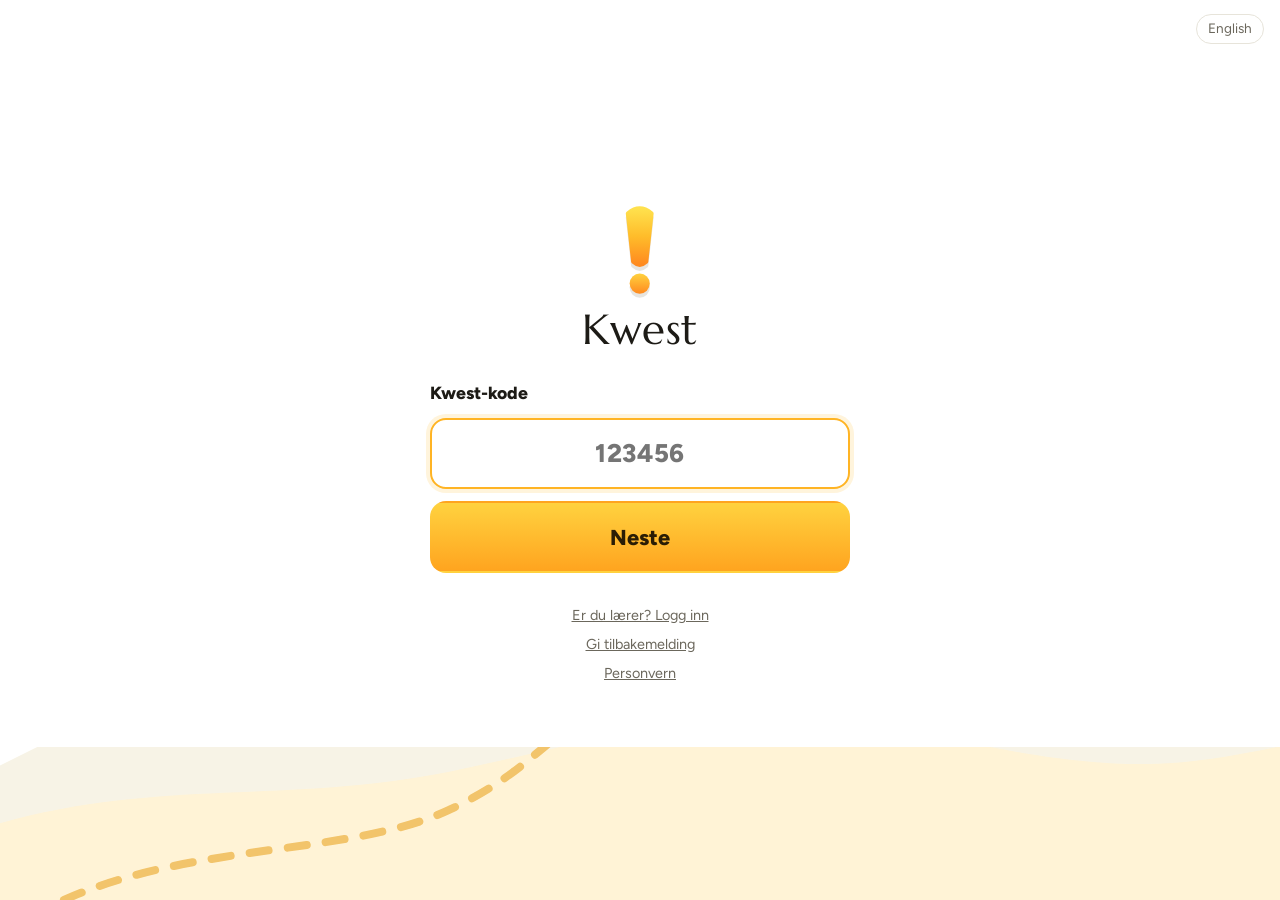
<file: index.html>
<!doctype html>
<html lang="nb">
<head>
  <meta charset="utf-8">
  <meta name="viewport" content="width=device-width, initial-scale=1, viewport-fit=cover">
  <meta name="theme-color" content="#FFC400">
  <title>Kwest – bli med</title>
  <link rel="stylesheet" href="css/style.css">
</head>
<body class="page-player">
  <div id="app"></div>
  <noscript>Kwest trenger JavaScript.</noscript>
  <script src="js/vendor/supabase.js"></script>
  <script type="module" src="js/player.js"></script>
</body>
</html>
</file>
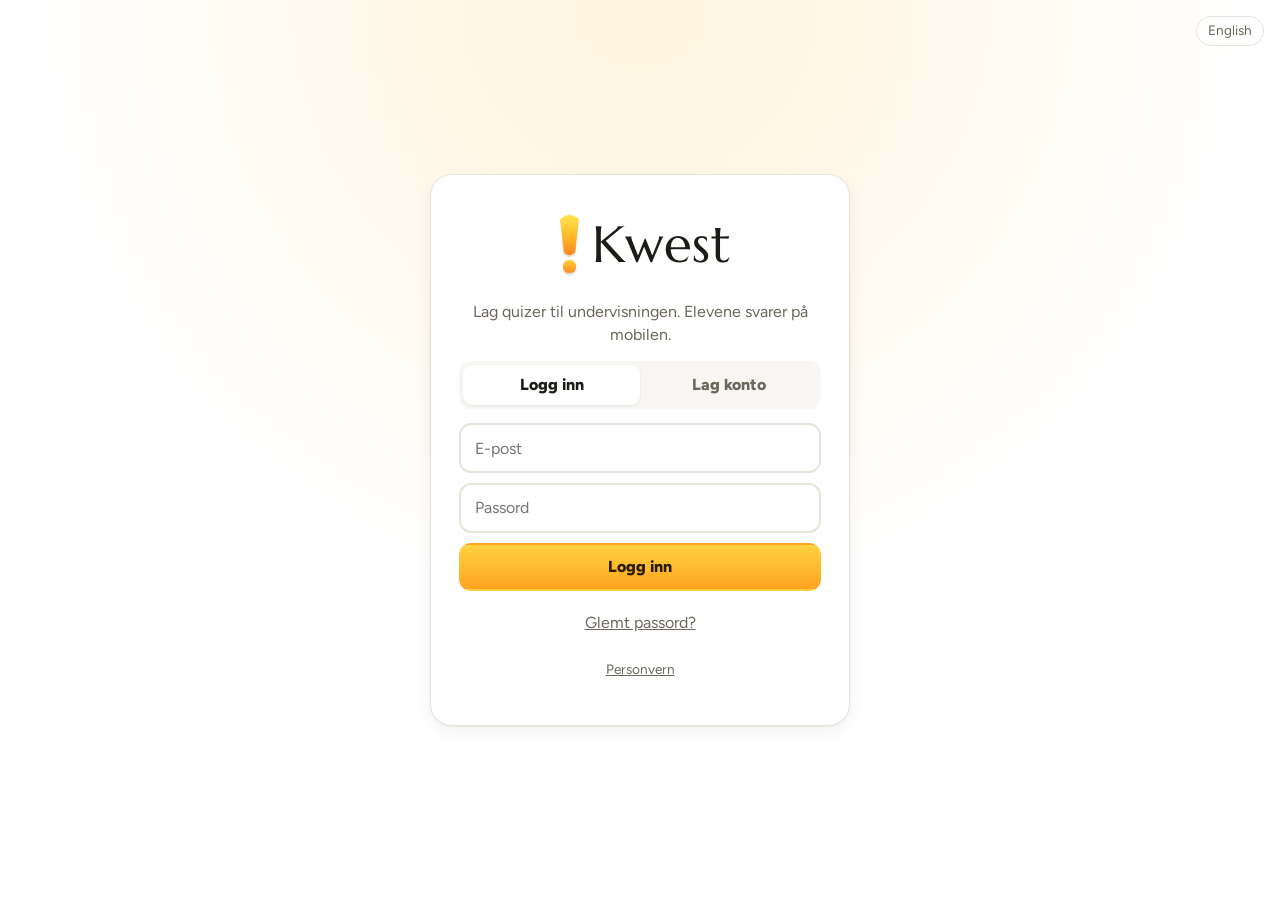
<file: host.html>
<!doctype html>
<html lang="nb">
<head>
  <meta charset="utf-8">
  <meta name="viewport" content="width=device-width, initial-scale=1, viewport-fit=cover">
  <meta name="theme-color" content="#FFC400">
  <title>Kwest – spill</title>
  <link rel="stylesheet" href="css/style.css">
</head>
<body class="page-host">
  <div id="app"></div>
  <noscript>Kwest trenger JavaScript.</noscript>
  <script src="js/vendor/supabase.js"></script>
  <script src="js/vendor/qrcode.js"></script>
  <script type="module" src="js/host.js"></script>
</body>
</html>
</file>
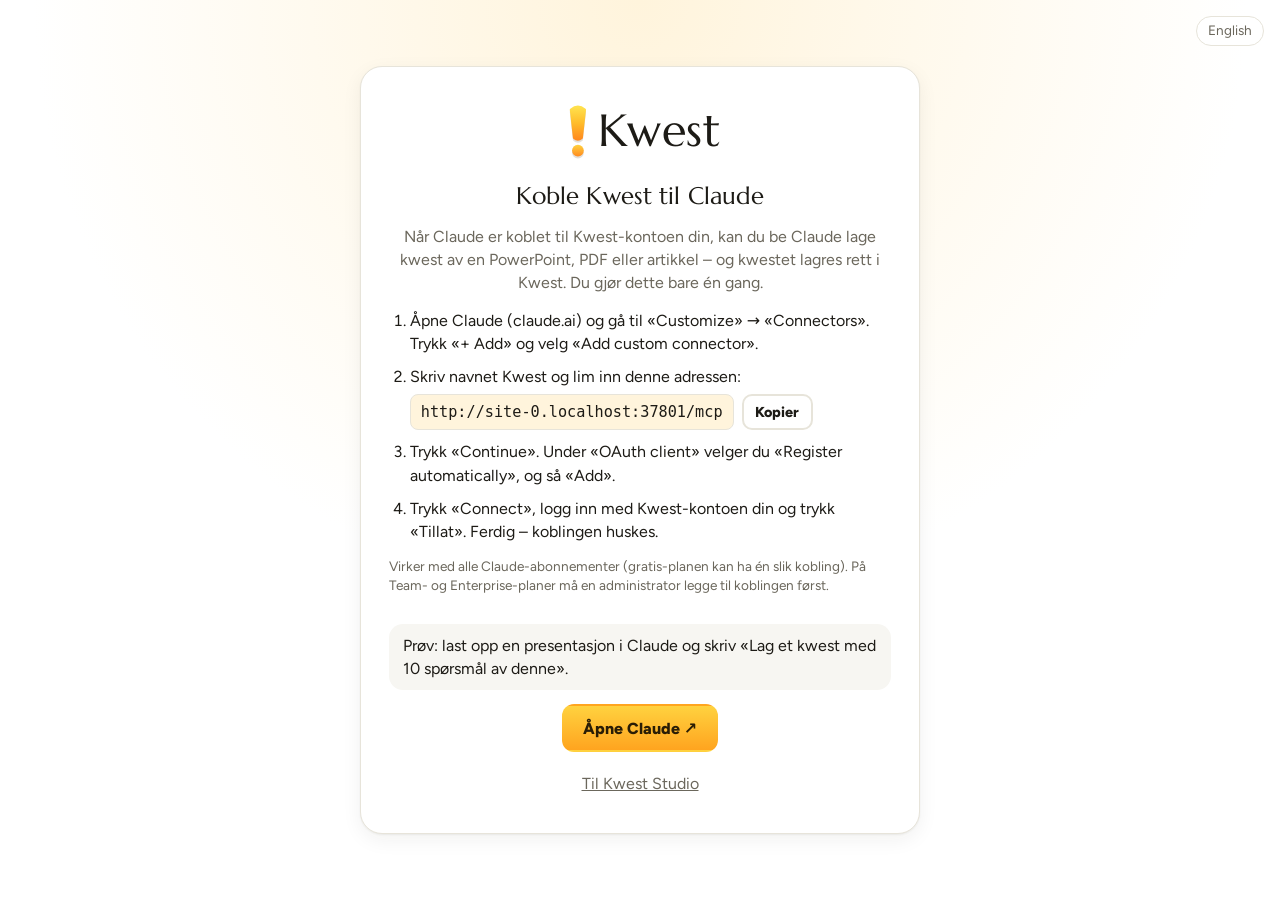
<file: koble.html>
<!doctype html>
<html lang="nb">
<head>
  <meta charset="utf-8">
  <meta name="viewport" content="width=device-width, initial-scale=1, viewport-fit=cover">
  <meta name="theme-color" content="#FFC400">
  <title>Koble Kwest til Claude</title>
  <link rel="stylesheet" href="/css/style.css">
</head>
<body class="page-teacher" data-page="koble">
  <div id="app"></div>
  <noscript>Kwest trenger JavaScript.</noscript>
  <script src="/js/vendor/supabase.js"></script>
  <script type="module" src="/js/connect.js"></script>
</body>
</html>
</file>
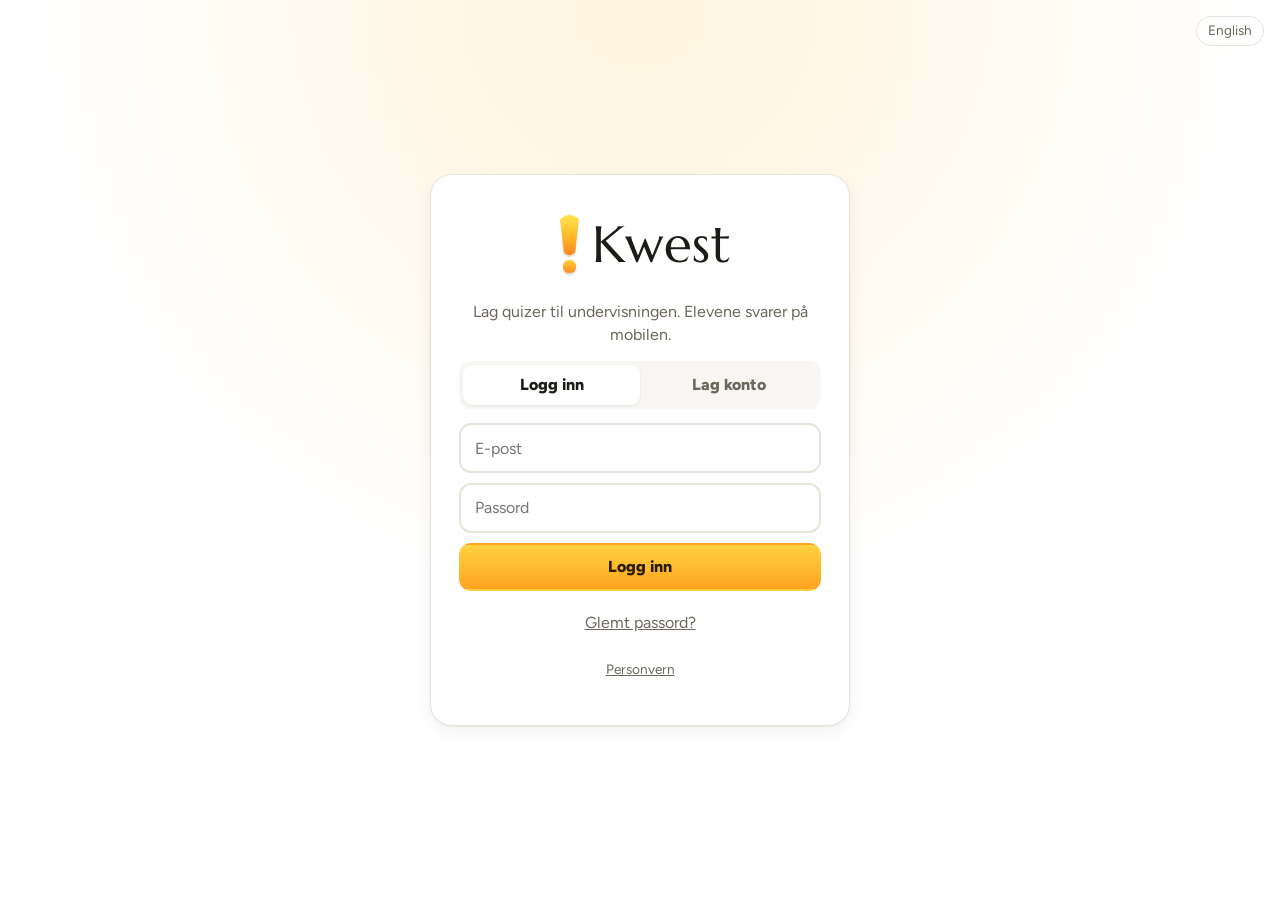
<file: laerer.html>
<!doctype html>
<html lang="nb">
<head>
  <meta charset="utf-8">
  <title>Kwest Studio</title>
  <meta http-equiv="refresh" content="0; url=studio.html">
  <!-- Gammel adresse: sender videre til Kwest Studio (og tar med eventuell innloggingslenke). -->
  <script>location.replace('studio.html' + location.search + location.hash);</script>
</head>
<body><a href="studio.html">Kwest Studio</a></body>
</html>
</file>
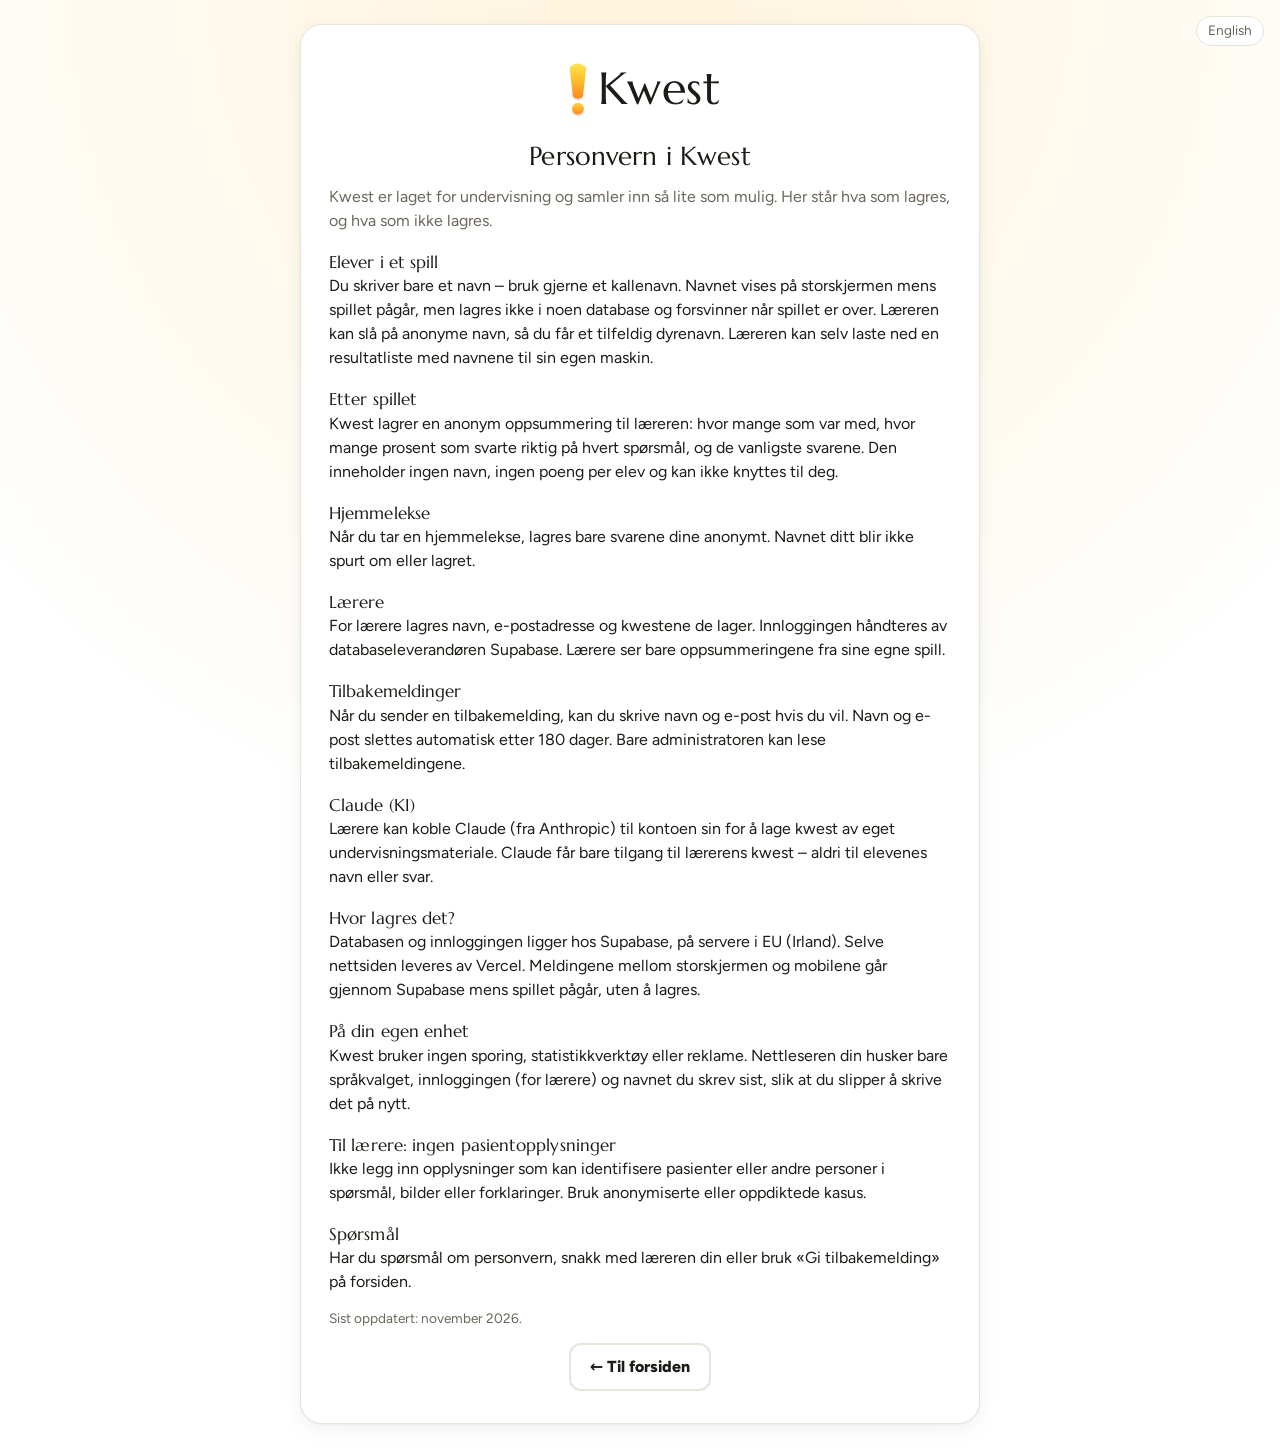
<file: personvern.html>
<!doctype html>
<html lang="nb">
<head>
  <meta charset="utf-8">
  <meta name="viewport" content="width=device-width, initial-scale=1, viewport-fit=cover">
  <meta name="theme-color" content="#FFC400">
  <title>Personvern i Kwest</title>
  <link rel="stylesheet" href="/css/style.css">
</head>
<body class="page-teacher" data-page="personvern">
  <div id="app"></div>
  <noscript>Kwest trenger JavaScript.</noscript>
  <script type="module" src="/js/privacy.js"></script>
</body>
</html>
</file>
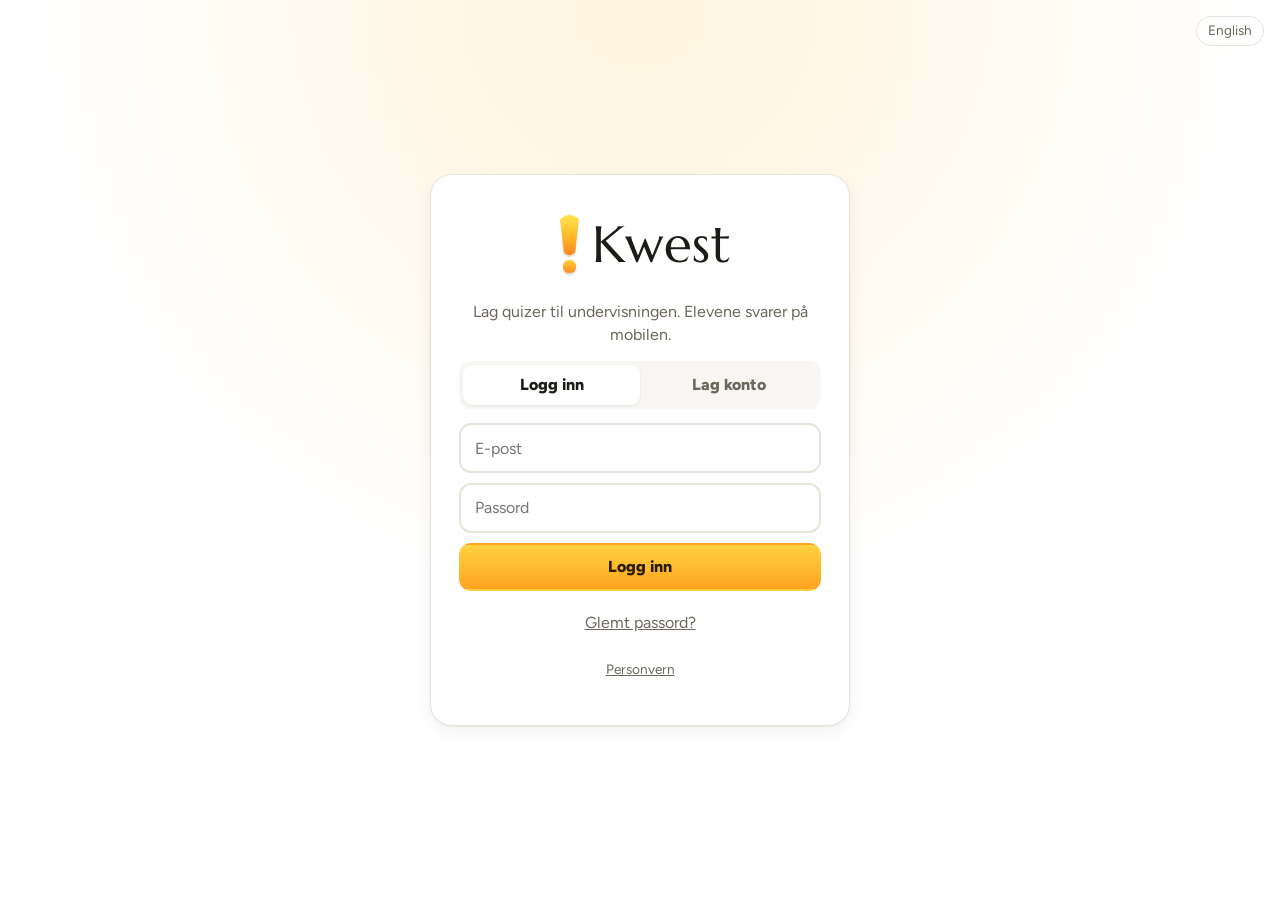
<file: studio.html>
<!doctype html>
<html lang="nb">
<head>
  <meta charset="utf-8">
  <meta name="viewport" content="width=device-width, initial-scale=1, viewport-fit=cover">
  <meta name="theme-color" content="#FFC400">
  <title>Kwest Studio</title>
  <link rel="stylesheet" href="css/style.css">
</head>
<body class="page-teacher">
  <div id="app"></div>
  <noscript>Kwest trenger JavaScript.</noscript>
  <script src="js/vendor/supabase.js"></script>
  <script src="js/vendor/qrcode.js"></script>
  <script type="module" src="js/teacher.js"></script>
</body>
</html>
</file>
<file: css/style.css>
/* Kwest – rent og hvitt, med varmt gult og et subtilt eventyrpreg. */
/* Skrifter (SIL Open Font License): Marcellus (navn og overskrifter) og Figtree (resten). */
@font-face { font-family: "Marcellus"; font-style: normal; font-weight: 400; font-display: swap; src: url("../fonts/marcellus-latin-400-normal.woff2") format("woff2"); }
@font-face { font-family: "Figtree"; font-style: normal; font-weight: 400; font-display: swap; src: url("../fonts/figtree-latin-400-normal.woff2") format("woff2"); }
@font-face { font-family: "Figtree"; font-style: normal; font-weight: 500; font-display: swap; src: url("../fonts/figtree-latin-500-normal.woff2") format("woff2"); }
@font-face { font-family: "Figtree"; font-style: normal; font-weight: 600; font-display: swap; src: url("../fonts/figtree-latin-600-normal.woff2") format("woff2"); }
@font-face { font-family: "Figtree"; font-style: normal; font-weight: 700; font-display: swap; src: url("../fonts/figtree-latin-700-normal.woff2") format("woff2"); }
@font-face { font-family: "Figtree"; font-style: normal; font-weight: 700; font-display: swap; src: url("../fonts/figtree-latin-800-normal.woff2") format("woff2"); }
:root {
  --bg: #ffffff;
  --soft: #F7F6F2;
  --line: #E7E4DA;
  --ink: #1D1B16;
  --muted: #6B675C;
  --gold: #FFB424;
  --gold-2: #F08A14;
  --gold-hi: #FFD23F;
  --gold-soft: #FFF4DC;
  --brown: #2A1D05;
  --ok: #1E8B3A;
  --bad: #D62839;
  --radius: 14px;
  --shadow: 0 1px 2px rgba(29, 27, 22, .06), 0 6px 20px rgba(29, 27, 22, .06);
  --font: "Figtree", system-ui, -apple-system, "Segoe UI", Roboto, sans-serif;
  --serif: "Marcellus", Georgia, "Times New Roman", serif;
  --display: "Marcellus", Georgia, "Times New Roman", serif;
  color-scheme: light;
}

* { box-sizing: border-box; }
html, body { margin: 0; min-height: 100%; }
body { background: var(--bg); color: var(--ink); font-family: var(--font); font-size: 16px; line-height: 1.45; -webkit-font-smoothing: antialiased; }
h1, h2 { font-family: var(--display); font-weight: 400; letter-spacing: .005em; line-height: 1.15; margin: 0 0 .5em; }
h3 { font-family: var(--font); font-weight: 700; line-height: 1.2; margin: 0 0 .5em; }
h1 { font-size: 1.7rem; }
body { font-variant-numeric: lining-nums; font-synthesis: none; }
a { color: inherit; }
button, input, select, textarea { font: inherit; color: inherit; }
img { max-width: 100%; }
.hidden { display: none !important; }
.spacer { flex: 1; }
.muted { color: var(--muted); }
.small-text { font-size: .85rem; }
.center-text { text-align: center; }
.danger-text { color: var(--bad) !important; }
.stack { display: flex; flex-direction: column; gap: 12px; }
.row { display: flex; gap: 12px; align-items: flex-end; }
.row.wrap { flex-wrap: wrap; }
.grow { flex: 1; }

/* ---------- Logo ---------- */
.wordmark { display: inline-flex; align-items: center; gap: .15em; text-decoration: none; }
.wordmark .mark { flex: none; filter: drop-shadow(0 2px 0 rgba(59, 42, 0, .15)); }
.wordmark-text { font-family: var(--display); font-weight: 400; letter-spacing: .01em; color: var(--ink); }
.brand { text-decoration: none; }

/* ---------- Knapper og skjema ---------- */
.btn {
  display: inline-flex; align-items: center; justify-content: center; gap: .4em;
  padding: .65em 1.15em; border-radius: 12px; border: 2px solid var(--line); background: #fff;
  font-weight: 700; cursor: pointer; text-decoration: none; white-space: nowrap;
  transition: transform .08s ease, background .15s ease, box-shadow .15s ease;
}
.btn:hover { background: var(--soft); }
.btn:active { transform: translateY(1px); }
.btn:disabled { opacity: .45; cursor: not-allowed; }
.btn.primary { background: linear-gradient(180deg, var(--gold-hi), #FFA41F); border-color: transparent; color: var(--brown); box-shadow: none; }
.btn.primary:hover { filter: brightness(1.04) saturate(1.05); }
.btn.primary:active { transform: translateY(1px); filter: brightness(.97); }
.btn.danger { background: var(--bad); border-color: var(--bad); color: #fff; }
.btn.ghost { background: transparent; }
.btn.ghost:hover { background: var(--soft); }
.btn.small { padding: .4em .8em; font-size: .9rem; border-radius: 10px; }
.btn.big { font-size: 1.25rem; padding: .7em 1.6em; }
.btn.huge { font-size: 1.35rem; padding: .85em 1.2em; width: 100%; border-radius: 16px; }
.btn.wide { width: 100%; }
.icon-btn { border: 0; background: transparent; width: 38px; height: 38px; border-radius: 10px; cursor: pointer; font-size: 1.1rem; }
.icon-btn:hover:not(:disabled) { background: var(--soft); }
.icon-btn:disabled { opacity: .3; cursor: default; }
.link { border: 0; background: none; color: var(--muted); text-decoration: underline; cursor: pointer; padding: 6px; }
.lang-btn { border: 1px solid var(--line); background: #fff; border-radius: 999px; padding: .3em .8em; font-size: .85rem; cursor: pointer; color: var(--muted); }
.lang-btn:hover { color: var(--ink); }

input[type=text], input[type=url], input[type=email], input[type=password], input[type=search], input[type=number], input:not([type]), textarea, select {
  width: 100%; padding: .7em .85em; border: 2px solid var(--line); border-radius: 12px; background: #fff; outline: none;
  transition: border-color .15s ease, box-shadow .15s ease;
}
input:focus, textarea:focus, select:focus { border-color: var(--gold); box-shadow: 0 0 0 4px var(--gold-soft); }
textarea { resize: vertical; }
select { cursor: pointer; }
.field { display: flex; flex-direction: column; gap: 4px; font-size: .85rem; color: var(--muted); font-weight: 600; }
.field select, .field input, .field textarea { color: var(--ink); font-size: 1rem; font-weight: 400; }
.check { display: flex; align-items: center; gap: 10px; cursor: pointer; }
.check input { width: 20px; height: 20px; accent-color: var(--gold-2); }
.num-input { width: 120px !important; }
.form-error { color: var(--bad); min-height: 1.2em; margin: 4px 0; font-weight: 600; }
.form-error:empty, .form-info:empty { display: none; }
.form-info { color: var(--ok); font-weight: 600; }
.code-input { font-family: ui-monospace, Menlo, Consolas, monospace; font-size: .85rem; }

/* ---------- Varsler og dialog ---------- */
.toasts { position: fixed; bottom: 24px; left: 50%; transform: translateX(-50%); display: flex; flex-direction: column; gap: 8px; z-index: 100; pointer-events: none; }
.toast { background: var(--ink); color: #fff; padding: .7em 1.2em; border-radius: 12px; box-shadow: var(--shadow); font-weight: 600; transition: opacity .4s; text-align: center; }
.toast.ok { background: var(--ok); }
.toast.bad { background: var(--bad); }
.toast.out { opacity: 0; }
.modal-wrap { position: fixed; inset: 0; background: rgba(29, 27, 22, .35); display: grid; place-items: center; z-index: 50; padding: 16px; animation: fade .15s ease; }
.modal { background: #fff; border-radius: 18px; width: min(640px, 100%); max-height: 90vh; overflow: auto; box-shadow: 0 20px 60px rgba(0, 0, 0, .2); }
.modal-head { display: flex; align-items: center; justify-content: space-between; padding: 18px 20px 0; }
.modal-head h2 { margin: 0; font-size: 1.3rem; }
.modal-body { padding: 16px 20px; }
.modal-body p { margin: 0; }
.modal-actions { display: flex; justify-content: flex-end; gap: 10px; padding: 0 20px 20px; }
@keyframes fade { from { opacity: 0; } }

.spinner { width: 42px; height: 42px; border-radius: 50%; border: 5px solid var(--gold-soft); border-top-color: var(--gold); animation: spin .8s linear infinite; margin: 40px auto; }
.spinner.small { width: 18px; height: 18px; border-width: 3px; margin: 0 8px 0 0; display: inline-block; vertical-align: middle; }
@keyframes spin { to { transform: rotate(360deg); } }

.demo-banner { position: fixed; bottom: 0; left: 0; right: 0; background: var(--gold-soft); color: var(--brown); font-size: .8rem; padding: 6px 12px; text-align: center; border-top: 1px solid #E8D9B0; z-index: 40; }
.is-demo { padding-bottom: 30px; }

/* =========================================================
   ELEV (mobil)
   ========================================================= */
.page-player { background: #fff; touch-action: manipulation; }
.page-player #app { min-height: 100dvh; display: flex; flex-direction: column; }
.ptop { display: flex; justify-content: space-between; align-items: center; padding: 14px 16px; }
.pbar { display: flex; align-items: center; gap: 10px; padding: 10px 16px; border-bottom: 1px solid var(--line); background: #fff; font-weight: 700; }
.pbar-name { flex: 1; overflow: hidden; text-overflow: ellipsis; white-space: nowrap; }
.pbar-score { display: inline-flex; align-items: center; gap: 5px; background: var(--gold-soft); color: var(--brown); border-radius: 999px; padding: .2em .8em; font-size: .9rem; font-variant-numeric: tabular-nums; white-space: nowrap; }
.pbar-lost { color: var(--bad); font-size: .75rem; font-weight: 600; }
.pmain { flex: 1; display: flex; flex-direction: column; padding: 16px; }
.pmain.center { justify-content: center; align-items: center; text-align: center; }
.join-card { width: min(420px, 100%); display: flex; flex-direction: column; gap: 14px; align-items: stretch; margin-bottom: 8vh; }
.join-form { display: flex; flex-direction: column; gap: 12px; }
.join-label { font-weight: 700; font-size: 1.1rem; text-align: left; }
.big-input { font-size: 1.6rem !important; text-align: center; font-weight: 700; padding: .6em !important; border-radius: 16px !important; letter-spacing: .02em; }
.pin-chip { align-self: center; border: 0; background: var(--gold-soft); color: var(--brown); padding: .45em 1em; border-radius: 999px; font-weight: 700; cursor: pointer; }
.hero { display: flex; flex-direction: column; align-items: center; gap: 2px; margin-bottom: 6px; }
.hero .mark { filter: drop-shadow(0 4px 0 rgba(59, 42, 0, .12)); animation: bob 3s ease-in-out infinite; }
.hero-name { font-family: var(--display); font-size: 2.6rem; font-weight: 400; letter-spacing: .01em; }
.landscape { position: fixed; left: 0; right: 0; bottom: 0; height: 17vh; max-height: 170px; z-index: 0; pointer-events: none; }
.landscape svg { display: block; }
.ptop, .pmain { position: relative; z-index: 1; }
.banner { position: relative; background: linear-gradient(180deg, var(--gold-hi), #FFA41F); color: var(--brown); font-family: var(--display); font-weight: 400; font-size: 1.5rem; padding: .35em 1.6em; margin: 4px 0 8px; clip-path: polygon(0 0, 100% 0, 94% 50%, 100% 100%, 0 100%, 6% 50%); max-width: 100%; overflow: hidden; text-overflow: ellipsis; white-space: nowrap; }
.teacher-link { color: var(--muted); font-size: .9rem; margin-top: 18px; }
/* Kwests eget bånd (samme form som navnebåndet) – brukes til «Etappe 3 av 9», «Riktig!» o.l. */
.ribbon { display: inline-block; align-self: flex-start; background: linear-gradient(180deg, var(--gold-hi), #FFA41F); color: var(--brown); font-family: var(--display); font-weight: 400; font-size: 1.15rem; line-height: 1.3; padding: .2em 1.5em; clip-path: polygon(0 0, 100% 0, 94% 50%, 100% 100%, 0 100%, 6% 50%); white-space: nowrap; }
.ribbon.slate { background: linear-gradient(180deg, #6F7C92, #4D5A70); color: #fff; }
.pmsg { display: flex; flex-direction: column; align-items: center; gap: 6px; max-width: 420px; }
.pmsg h1 { font-size: 2rem; margin: 10px 0 0; }
.pmsg p { color: var(--muted); font-size: 1.1rem; margin: 0 0 12px; }
.big-mark { margin-bottom: 8px; }
.pulse .mark, .big-mark.pulse { animation: pulse 1s ease-in-out infinite; }
@keyframes pulse { 50% { transform: scale(1.08); } }
.lobby-hiker { margin-bottom: 4px; }
.lobby-hiker .hiker { display: block; filter: drop-shadow(0 6px 4px rgba(40, 60, 30, .18)); animation: bob 2.4s ease-in-out infinite; }
@keyframes bob { 50% { transform: translateY(-8px); } }

.pmain.answering { padding: 10px; }
.answer-wrap { flex: 1; display: flex; flex-direction: column; gap: 10px; }
.pq-head { display: flex; justify-content: space-between; align-items: center; color: var(--muted); font-weight: 700; padding: 0 4px; }
.ptime { background: var(--gold); color: var(--brown); border-radius: 999px; min-width: 2.4em; text-align: center; padding: .1em .6em; font-weight: 700; }
.pgrid { flex: 1; display: grid; gap: 10px; grid-template-columns: 1fr 1fr; grid-auto-rows: 1fr; }
.pgrid.n2 { grid-template-columns: 1fr; }
.pbtn {
  position: relative; border: 3px solid color-mix(in srgb, var(--ce, var(--c)) 40%, #fff); border-radius: 18px; background: #fff; color: var(--ink); cursor: pointer;
  display: flex; flex-direction: column; align-items: center; justify-content: center; gap: 10px; padding: 12px; font-weight: 700;
  box-shadow: 0 3px 0 color-mix(in srgb, var(--ce, var(--c)) 28%, #fff); min-height: 0; overflow: hidden; overflow-wrap: break-word; hyphens: auto;
  transition: transform .08s ease, background .12s, color .12s; -webkit-tap-highlight-color: transparent;
}
.pbtn:active { transform: scale(.97); background: var(--c); color: var(--cf, #fff); }
.pbtn .shape { flex: none; width: 54px; height: 54px; padding: 11px; border-radius: 50%; background: var(--c); color: var(--cf, #fff); box-shadow: inset 0 0 0 2px var(--ce, var(--c)); }
.pbtn:active .shape { background: rgba(255, 255, 255, .22); }
.pbtn .shape svg { width: 100%; height: 100%; display: block; }
.pbtn-text { line-height: 1.15; padding: 0 6px; }
.pgrid.n2 .pbtn { flex-direction: row; gap: 16px; }
.order-num { position: absolute; top: 10px; left: 10px; font-size: 1.6rem; font-weight: 700; background: #fff; color: var(--ink); width: 44px; height: 44px; border-radius: 50%; display: grid; place-items: center; text-shadow: none; }
.order-wrap { flex: 1; display: flex; flex-direction: column; gap: 10px; }
.order-hint { margin: 0; text-align: center; font-weight: 700; }
.order-actions { display: flex; gap: 10px; }
.order-actions .btn { flex: 1; font-size: 1.15rem; padding: .8em; }
.ptext { flex: 1; display: flex; flex-direction: column; gap: 14px; justify-content: center; width: min(480px, 100%); margin: 0 auto; }
.slider-value { font-size: 3rem; font-weight: 700; text-align: center; }
.big-range { width: 100%; height: 44px; accent-color: var(--gold-2); }
.range-ends { display: flex; justify-content: space-between; color: var(--muted); font-weight: 700; margin-top: -8px; }

.pmain.full { padding: 0; }
.result { flex: 1; display: flex; flex-direction: column; align-items: center; justify-content: center; text-align: center; padding: 24px 18px; gap: 12px; background: #fff; color: var(--ink); animation: fade .25s ease; }
.result .ribbon { align-self: center; font-size: 2rem; padding: .2em 1.6em; }
.result-gain { font-size: 3.2rem; font-weight: 800; line-height: 1; font-variant-numeric: tabular-nums; }
.result-gain small { display: block; font-size: .8rem; font-weight: 700; color: var(--muted); letter-spacing: .08em; text-transform: uppercase; margin-top: 6px; }
.result-chips { display: flex; flex-wrap: wrap; justify-content: center; gap: 6px; }
.result-chips span { background: var(--soft); border-radius: 999px; padding: .25em .9em; font-weight: 700; }
.result-rank { color: var(--muted); font-size: 1.1rem; font-weight: 600; margin: 0; }
.result h1 { font-size: 2rem; margin: 0; }
.final .medal { font-size: 5rem; line-height: 1; }
.final-place { font-size: 1.4rem !important; color: var(--ink) !important; font-weight: 700; }

/* =========================================================
   STORSKJERM (vert)
   ========================================================= */
.page-host #app { min-height: 100vh; display: flex; flex-direction: column; }
.hbar { display: flex; align-items: center; gap: 14px; padding: 12px 24px; border-bottom: 1px solid var(--line); }
.hbar-pin { color: var(--muted); font-weight: 600; }
.hbar-pin b { color: var(--ink); font-size: 1.2em; letter-spacing: .04em; }
.hbar-count { font-weight: 700; }
.hmain { flex: 1; display: flex; flex-direction: column; padding: 24px 32px 28px; gap: 18px; min-height: 0; }
.is-demo .hmain { padding-bottom: 44px; }
.host-center { min-height: 100vh; display: flex; flex-direction: column; align-items: center; justify-content: center; gap: 16px; text-align: center; padding: 24px; font-size: 1.2rem; }

/* Ventesiden: turgåere ved foten av fjellet */
.trailhead { position: relative; width: min(100%, calc((100vh - 230px) * 16 / 7)); aspect-ratio: 16 / 7; margin: 0 auto; border-radius: 22px; overflow: hidden; box-shadow: 0 10px 40px rgba(60, 110, 160, .22); container-type: size; }
.trailhead .th-title { left: 37%; right: auto; max-width: 27%; text-align: left; top: 4%; font-size: clamp(1.3rem, 2.6vw, 2.3rem); }
/* Værbitt treskilt: pilskilt med koden øverst, QR-kode spikret på en plate under. Alle mål følger bildets størrelse. */
.th-sign { position: absolute; left: 2.5%; top: 4%; bottom: 9%; width: 32cqw; z-index: 600; }
.th-post { position: absolute; left: 10.5cqw; top: 2cqh; bottom: 0; width: 2.3cqw; border-radius: 4px 4px 2px 2px;
  background: repeating-linear-gradient(90deg, transparent 0 .45cqw, rgba(60, 35, 15, .16) .45cqw .55cqw), linear-gradient(90deg, #5E3E1F, #94693D 35%, #84592F 70%, #4F3418);
  box-shadow: inset 0 -1.5cqh 1cqh -1cqh rgba(40, 60, 20, .45), 4px 6px 10px rgba(40, 30, 10, .22); }
.th-post::after { content: ""; position: absolute; left: -1.5cqw; right: -1.5cqw; bottom: -1.2cqh; height: 2.4cqh; border-radius: 50%; background: rgba(40, 70, 30, .28); z-index: -1; }
.wood { position: absolute; inset: 0; width: 100%; height: 100%; overflow: visible; }
.th-arrow { position: relative; width: 32cqw; aspect-ratio: 400 / 180; rotate: -4deg; transform-origin: 35% 60%; filter: drop-shadow(3px 6px 6px rgba(40, 30, 10, .3)); }
.th-text { position: absolute; inset: 9% 20% 10% 10%; display: flex; flex-direction: column; justify-content: center; color: #3A250F; text-shadow: 0 1px 0 rgba(255, 236, 200, .45), 0 -1px 0 rgba(40, 20, 0, .35); }
.th-text small { font-weight: 800; font-size: 1.45cqw; letter-spacing: .12em; text-transform: uppercase; opacity: .85; }
.th-text strong { font-variant-numeric: lining-nums tabular-nums; font-size: 6.1cqw; font-weight: 800; letter-spacing: .03em; line-height: 1.02; white-space: nowrap; }
.th-text > span { font-size: 1.55cqw; font-weight: 600; white-space: nowrap; overflow: hidden; text-overflow: ellipsis; }
.th-arrow.test .th-text p { margin: .4cqh 0 0; font-size: 1.45cqw; line-height: 1.3; }
.th-qrboard { position: relative; margin: 2.2cqh 0 0 3.6cqw; width: 16cqw; aspect-ratio: 200 / 210; rotate: 2.5deg; filter: drop-shadow(3px 6px 6px rgba(40, 30, 10, .3)); }
.th-paper { position: absolute; inset: 15% 14% 13%; background: #FBF8EF; padding: 5%; rotate: -1.5deg; box-shadow: 0 2px 4px rgba(40, 25, 5, .35); }
.th-paper::before { content: ""; position: absolute; inset: -.5cqw; pointer-events: none;
  background: radial-gradient(circle, #8C2F1F 0 45%, transparent 52%) 0 0 / 1.3cqw 1.3cqw no-repeat, radial-gradient(circle, #8C2F1F 0 45%, transparent 52%) 100% 0 / 1.3cqw 1.3cqw no-repeat,
    radial-gradient(circle, #8C2F1F 0 45%, transparent 52%) 0 100% / 1.3cqw 1.3cqw no-repeat, radial-gradient(circle, #8C2F1F 0 45%, transparent 52%) 100% 100% / 1.3cqw 1.3cqw no-repeat; }
.th-paper svg { width: 100%; height: 100%; display: block; }
.th-waiting { position: absolute; left: 25%; right: 4%; top: 74%; text-align: center; margin: 0; color: var(--brown); font-weight: 700; font-size: clamp(1rem, 1.6vw, 1.4rem); }
.walker { position: absolute; transform: translate(-50%, -100%); display: flex; flex-direction: column; align-items: center; gap: 2px; border: 0; background: none; padding: 0; cursor: pointer; }
.walker .hiker { display: block; height: calc(var(--k) * 11cqh); width: auto; filter: drop-shadow(0 3px 2px rgba(40, 60, 30, .25)); }
.walker-name { background: rgba(255, 255, 255, .94); color: var(--ink); border-radius: 8px; padding: 0 .55em; font-weight: 700; font-size: max(11px, calc(var(--k) * 3cqh)); white-space: nowrap; box-shadow: 0 2px 6px rgba(30, 40, 60, .15); }
.walker:hover .walker-name, .walker:focus-visible .walker-name { color: var(--bad); text-decoration: line-through; }
.walker.new { animation: walk-in .8s ease-out both; }
@keyframes walk-in { from { opacity: 0; translate: -40px 0; } }
.lobby-players { display: flex; flex-direction: column; gap: 12px; }
.lobby-bar { display: flex; align-items: center; gap: 14px; flex-wrap: wrap; }
.lobby-count { font-size: 1.4rem; font-weight: 700; }
.team-legend { display: flex; flex-wrap: wrap; gap: 8px; }
.team-legend .team-badge { font-size: 1rem; }
@keyframes pop { from { transform: scale(.6); opacity: 0; } }
.waiting { color: var(--muted); font-size: 1.3rem; }

.qhead { display: flex; flex-direction: column; align-items: flex-start; gap: 8px; }
.qhead-text { font-family: var(--serif); font-size: clamp(1.6rem, 3vw, 2.6rem); margin: 0; }
.qhead-text.long { font-size: clamp(1.3rem, 2.2vw, 1.9rem); }
.qbody { flex: 1; display: grid; place-items: center; min-height: 0; }
.qimg { max-height: 40vh; max-width: 100%; border-radius: 16px; justify-self: center; object-fit: contain; box-shadow: var(--shadow); }
.qimg.small { max-height: 26vh; }
.qimg-empty { display: grid; place-items: center; }
.answer-on-phone { font-size: 5rem; color: var(--line); margin: 0; }
.slider-preview { display: flex; align-items: center; gap: 14px; width: min(900px, 100%); font-size: 1.6rem; font-weight: 700; }
.slider-line { flex: 1; height: 10px; border-radius: 999px; background: linear-gradient(90deg, var(--gold-soft), var(--gold)); }
/* Hvor mange som har svart */
.answered { display: flex; align-items: center; gap: 12px; flex-wrap: wrap; font-weight: 700; color: var(--muted); font-size: 1.15rem; }
.dots { display: flex; flex-wrap: wrap; gap: 5px; max-width: 60%; }
.dots i { width: 12px; height: 12px; border-radius: 50%; background: var(--line); transition: background .3s; }
.dots.many i { width: 8px; height: 8px; }
.dots i.on { background: #8E6B2E; }
/* Nedtelling: sola går ned over fjellryggen */
.sunset { --p: 1; position: relative; flex: none; height: clamp(64px, 10vh, 100px); border-radius: 14px; overflow: hidden; background: linear-gradient(180deg, #FFF4DC, #FFE0B0); }
.sunset::before { content: ""; position: absolute; inset: 0; background: linear-gradient(180deg, #5A2C6E, #C9485E 60%, #F98A3C); opacity: calc((1 - var(--p)) * .8); transition: opacity .3s linear; }
.sunset .ridge { position: absolute; left: 0; right: 0; bottom: 0; width: 100%; height: 58%; }
.sun { position: absolute; z-index: 1; height: 70%; aspect-ratio: 1; border-radius: 50%; display: grid; place-items: center; transform: translateX(-50%);
  left: calc(5% + (1 - var(--p)) * 86%); top: calc(6% + (1 - var(--p)) * 22%); transition: left .3s linear, top .3s linear;
  background: radial-gradient(circle at 40% 35%, #FFE58A, #FFB424); box-shadow: 0 0 28px rgba(255, 190, 70, .75); color: var(--brown); font-weight: 800; font-size: clamp(1.2rem, 3vh, 1.9rem); font-variant-numeric: tabular-nums; }
/* Svarkortene på storskjermen */
.tiles { display: grid; grid-template-columns: 1fr 1fr; gap: 14px; }
.tile {
  --p: 0%; position: relative; display: flex; align-items: center; gap: 16px; padding: 12px 22px 12px 12px; border-radius: 16px; min-height: 80px;
  background: #fff; color: var(--ink); border: 3px solid color-mix(in srgb, var(--ce, var(--c)) 40%, #fff);
  font-size: clamp(1.15rem, 2vw, 1.7rem); font-weight: 700; transition: opacity .3s, background .6s;
}
.tile .shape { flex: none; width: 54px; height: 54px; padding: 11px; border-radius: 50%; background: var(--c); color: var(--cf, #fff); box-shadow: inset 0 0 0 2px var(--ce, var(--c)); }
.tile .shape svg { width: 100%; height: 100%; display: block; }
.tile-text { flex: 1; min-width: 0; }
.tile-pct { flex: none; font-variant-numeric: tabular-nums; font-weight: 800; color: var(--muted); font-size: .85em; }
.tiles.revealed .tile { background: linear-gradient(90deg, color-mix(in srgb, var(--ce, var(--c)) 22%, #fff) var(--p), #fff var(--p)); }
.tiles.revealed .tile.dim { opacity: .5; }
.tiles.revealed .tile.ok { border-color: var(--ce, var(--c)); box-shadow: 0 0 0 3px var(--ce, var(--c)); }
.tiles.revealed .tile.ok .tile-pct { color: var(--ink); }
.tile-flag { position: absolute; top: -26px; right: 20px; width: 30px; height: 36px; animation: pop .4s ease .2s both; }
.tile-first { position: absolute; left: 0; bottom: 0; height: 5px; width: var(--f); background: color-mix(in srgb, var(--ce, var(--c)) 55%, #fff); border-radius: 0 3px 3px 0; }

.intro { flex: 1; display: flex; flex-direction: column; align-items: center; justify-content: center; text-align: center; gap: 16px; }
.intro-mark .mark { animation: pop .4s ease; }
.intro-text { font-family: var(--serif); font-size: clamp(2rem, 4.5vw, 3.6rem); max-width: 1100px; }
.intro .ribbon { align-self: center; }
.intro-trail { width: min(600px, 80%); height: auto; overflow: visible; }
.intro-trail-draw { stroke-dasharray: 1; stroke-dashoffset: 1; animation: draw linear forwards; }
@keyframes draw { to { stroke-dashoffset: 0; } }
.info-slide { flex: 1; display: flex; flex-direction: column; align-items: center; justify-content: center; gap: 22px; text-align: center; }
.info-text { font-family: var(--serif); font-size: clamp(1.6rem, 3.4vw, 2.8rem); font-weight: 400; max-width: 1100px; white-space: pre-wrap; }

.reveal-body { flex: 1; display: flex; flex-direction: column; justify-content: center; min-height: 0; }
.reveal-wrap { display: flex; flex-direction: column; gap: 18px; align-items: stretch; }
.reveal-wrap .qimg { align-self: center; }
.big-q { opacity: .18; }
.reveal-cards { display: grid; grid-template-columns: 1fr; gap: 20px; align-items: start; padding-top: 18px; }
.reveal-cards.with-exp { grid-template-columns: minmax(0, 1.6fr) minmax(260px, 1fr); }
.reveal-cards .tiles { grid-template-columns: 1fr; }
.reveal-cards:not(.with-exp) .tiles { grid-template-columns: 1fr 1fr; }
.correct-box { display: flex; align-items: baseline; gap: 14px; justify-content: center; flex-wrap: wrap; background: #E9F6EC; color: var(--ok); border-radius: 16px; padding: 14px 22px; font-weight: 700; font-size: 1.3rem; }
.correct-box strong { font-size: 2rem; color: var(--ink); }
.answer-list { list-style: none; padding: 0; margin: 0 auto; display: grid; grid-template-columns: repeat(auto-fill, minmax(260px, 1fr)); gap: 10px; width: 100%; }
.answer-list li { display: flex; justify-content: space-between; padding: 12px 16px; border-radius: 12px; background: var(--soft); font-size: 1.3rem; font-weight: 700; }
.answer-list li.ok { background: #E9F6EC; color: var(--ok); }
.cloud-wrap { text-align: center; }
.cloud { display: flex; flex-wrap: wrap; justify-content: center; align-items: center; gap: 6px 22px; max-width: 1200px; margin: 0 auto; padding: 10px; }
.cloud-word { border: 0; background: none; font-weight: 700; cursor: pointer; line-height: 1.1; animation: pop .4s ease; padding: 0 4px; border-radius: 8px; }
.cloud-word:hover { background: var(--soft); text-decoration: line-through; }
.numline { position: relative; height: 90px; margin: 30px 40px; }
.numline::before { content: ""; position: absolute; left: 0; right: 0; top: 40px; height: 8px; border-radius: 999px; background: var(--soft); }
.numline-band { position: absolute; top: 30px; height: 28px; background: #CFEBD6; border-radius: 8px; }
.numline-dot { position: absolute; top: 34px; width: 20px; height: 20px; margin-left: -10px; border-radius: 50%; background: var(--bad); opacity: .75; border: 2px solid #fff; }
.numline-dot.ok { background: var(--ok); }
.numline-correct { position: absolute; top: 18px; height: 52px; width: 6px; margin-left: -3px; border-radius: 3px; background: var(--ink); }
.numline-end { position: absolute; top: 64px; font-weight: 700; color: var(--muted); font-size: 1.2rem; }
.numline-end.l { left: 0; } .numline-end.r { right: 0; }
.order-list { list-style: none; padding: 0; margin: 0 auto; display: flex; flex-direction: column; gap: 10px; width: min(800px, 100%); counter-reset: o; }
.order-list li { counter-increment: o; display: flex; align-items: center; gap: 14px; background: #fff; color: var(--ink); border: 3px solid color-mix(in srgb, var(--ce, var(--c)) 40%, #fff); border-radius: 14px; padding: 10px 18px 10px 12px; font-size: 1.5rem; font-weight: 700; }
.order-list li::before { content: counter(o); background: var(--soft); color: var(--ink); width: 40px; height: 40px; border-radius: 50%; display: grid; place-items: center; flex: none; }
.order-list .shape { width: 40px; height: 40px; padding: 8px; border-radius: 50%; background: var(--c); color: var(--cf, #fff); box-shadow: inset 0 0 0 2px var(--ce, var(--c)); flex: none; }
.order-list .shape svg { width: 100%; height: 100%; display: block; }
.hfoot { display: flex; align-items: center; justify-content: space-between; gap: 16px; }
.reveal-stat { font-size: 1.3rem; font-weight: 700; color: var(--muted); }


.all-results { width: min(700px, 100%); margin: 0 auto; background: var(--soft); border-radius: 14px; padding: 12px 18px; }
.all-results summary { cursor: pointer; font-weight: 700; }
.all-results ol { margin: 10px 0 0; padding-left: 2em; columns: 2; }
.all-results li { font-size: 1.1rem; padding: 3px 0; }
.all-results li b { margin-left: 10px; color: var(--muted); }

/* =========================================================
   LÆRER
   ========================================================= */
.page-teacher { background: #fff; }
.tbar { display: flex; align-items: center; gap: 18px; padding: 10px 24px; border-bottom: 1px solid var(--line); position: sticky; top: 0; background: rgba(255, 255, 255, .95); backdrop-filter: blur(6px); z-index: 10; }
.tabs { display: flex; gap: 4px; }
.tab { text-decoration: none; padding: .5em .9em; border-radius: 10px; font-weight: 700; color: var(--muted); }
.tab:hover { background: var(--soft); color: var(--ink); }
.tab.active { background: var(--gold-soft); color: var(--brown); }
.who { color: var(--muted); font-size: .9rem; }
.tmain { padding: 24px; max-width: 1280px; margin: 0 auto; }

.auth { min-height: 100vh; display: flex; flex-direction: column; align-items: center; justify-content: center; padding: 24px 16px; background: radial-gradient(circle at 50% 0%, var(--gold-soft), #fff 55%); }
.auth-top { position: absolute; top: 16px; right: 16px; }
.auth-card { width: min(420px, 100%); background: #fff; border-radius: 22px; box-shadow: var(--shadow); padding: 32px 28px; display: flex; flex-direction: column; align-items: center; gap: 14px; text-align: center; border: 1px solid var(--line); }
.auth-logo { margin-bottom: 4px; }
.auth-intro { color: var(--muted); margin: 0; }
.auth-form { width: 100%; display: flex; flex-direction: column; gap: 10px; }
.seg { display: flex; background: var(--soft); border-radius: 12px; padding: 4px; width: 100%; }
.seg button { flex: 1; border: 0; background: transparent; padding: .55em; border-radius: 9px; font-weight: 700; cursor: pointer; color: var(--muted); }
.seg button.on { background: #fff; color: var(--ink); box-shadow: 0 1px 3px rgba(0, 0, 0, .08); }

.list-head { display: flex; align-items: center; gap: 10px; margin-bottom: 20px; flex-wrap: wrap; }
.list-head h1 { margin: 0; }
.search { width: 220px !important; }
.cards { display: grid; grid-template-columns: repeat(auto-fill, minmax(320px, 1fr)); gap: 16px; }
.card { border: 1px solid var(--line); border-radius: 18px; background: #fff; display: flex; flex-direction: column; transition: box-shadow .15s, transform .15s; }
.card:hover { box-shadow: var(--shadow); transform: translateY(-2px); }
.card-main { display: flex; gap: 14px; padding: 18px 18px 10px; text-decoration: none; flex: 1; }
.card-mark { flex: none; }
.card h3 { margin: 0 0 4px; font-size: 1.15rem; }
.card-desc { margin: 0 0 4px; color: var(--muted); font-size: .9rem; display: -webkit-box; -webkit-line-clamp: 2; -webkit-box-orient: vertical; overflow: hidden; }
.card-meta { margin: 0; color: var(--muted); font-size: .82rem; }
.card-actions { display: flex; gap: 6px; flex-wrap: wrap; padding: 10px 14px 14px; }
.empty { grid-column: 1 / -1; text-align: center; padding: 60px 20px; color: var(--muted); }

/* Redigering */
.editor { display: flex; flex-direction: column; gap: 14px; }
.ed-head { display: flex; align-items: center; gap: 10px; flex-wrap: wrap; }
.title-input { flex: 1; min-width: 200px; font-size: 1.4rem !important; font-weight: 700; border-color: transparent !important; background: var(--soft) !important; }
.title-input:focus { background: #fff !important; border-color: var(--gold) !important; }
.save-status { font-size: .85rem; color: var(--muted); min-width: 80px; }
.save-status[data-s=saved] { color: var(--ok); }
.notice { background: var(--gold-soft); border-radius: 12px; padding: 10px 14px; margin: 0; color: var(--brown); }
.ed-body { display: grid; grid-template-columns: 260px 1fr; gap: 20px; align-items: start; }
.ed-side { position: sticky; top: 76px; display: flex; flex-direction: column; gap: 10px; max-height: calc(100vh - 100px); }
.qlist { list-style: none; padding: 0; margin: 0; display: flex; flex-direction: column; gap: 8px; overflow: auto; }
.qitem { display: flex; gap: 10px; align-items: center; border: 2px solid var(--line); border-radius: 12px; padding: 8px 10px; cursor: pointer; background: #fff; }
.qitem:hover { border-color: #D8D3C3; }
.qitem.sel { border-color: var(--gold); background: var(--gold-soft); }
.qitem.bad .qitem-n { background: var(--bad); color: #fff; }
.qitem-n { flex: none; width: 26px; height: 26px; border-radius: 50%; background: var(--soft); display: grid; place-items: center; font-weight: 700; font-size: .85rem; }
.qitem-body { flex: 1; min-width: 0; display: flex; flex-direction: column; }
.qitem-type { font-size: .75rem; color: var(--muted); font-weight: 700; }
.qitem-text { font-size: .9rem; font-weight: 600; overflow: hidden; text-overflow: ellipsis; white-space: nowrap; }
.qitem-img { width: 40px; height: 30px; object-fit: cover; border-radius: 6px; flex: none; }
.add-btn { width: 100%; border-style: dashed; }
.type-grid { display: grid; grid-template-columns: 1fr 1fr; gap: 8px; }
.type-item { display: flex; gap: 12px; align-items: center; width: 100%; border: 2px solid var(--line); background: #fff; padding: 12px; border-radius: 14px; cursor: pointer; text-align: left; }
.type-item:hover { border-color: var(--gold); background: var(--gold-soft); }
.type-item small { display: block; color: var(--muted); font-size: .8rem; }
.type-icon { width: 34px; height: 34px; border-radius: 10px; background: var(--gold-soft); display: grid; place-items: center; font-size: 1.1rem; flex: none; color: var(--brown); }

.ed-panel { display: flex; flex-direction: column; gap: 14px; min-width: 0; }
.panel-tools { display: flex; gap: 12px; align-items: flex-end; flex-wrap: wrap; }
.panel-tools .field { min-width: 140px; }
.qtools { display: flex; gap: 2px; }
.q-slide { background: var(--soft); border-radius: 20px; padding: 22px; display: flex; flex-direction: column; gap: 18px; }
.q-slide-head { display: flex; gap: 12px; align-items: center; }
.q-mark { flex: none; }
.q-text { font-family: var(--serif); font-size: 1.5rem !important; font-weight: 400; text-align: center; border-color: transparent !important; box-shadow: var(--shadow); }
.img-box { align-self: center; width: min(520px, 100%); min-height: 160px; border: 2px dashed #D8D3C3; border-radius: 16px; display: flex; flex-direction: column; align-items: center; justify-content: center; gap: 6px; color: var(--muted); cursor: pointer; background: #fff; text-align: center; padding: 16px; }
.img-box:hover, .img-box.drag { border-color: var(--gold); background: var(--gold-soft); }
.img-plus { font-size: 2rem; }
.img-box.has { cursor: default; border: 0; background: none; padding: 0; position: relative; }
.img-box.has img { max-height: 300px; border-radius: 14px; box-shadow: var(--shadow); }
.img-remove { position: absolute; top: 8px; right: 8px; background: #fff !important; }
.img-box.exp-pick { width: 100%; min-height: 0; flex-direction: row; padding: 10px 14px; margin: 8px 0 4px; font-size: .9rem; border-width: 1.5px; }
.img-box.exp-pick.has { padding: 0; width: fit-content; max-width: 100%; align-self: flex-start; }
.img-box.exp-pick.has img { max-height: 220px; max-width: 100%; }
.opts { display: grid; grid-template-columns: 1fr 1fr; gap: 10px; }
.opts.list { grid-template-columns: 1fr; }
.opt { display: flex; align-items: center; gap: 10px; background: #fff; border: 3px solid color-mix(in srgb, var(--ce, var(--c)) 40%, #fff); border-radius: 14px; padding: 8px 10px; min-height: 64px; }
.opt-shape { width: 38px; height: 38px; padding: 8px; border-radius: 50%; background: var(--c); color: var(--cf, #fff); box-shadow: inset 0 0 0 2px var(--ce, var(--c)); flex: none; }
.opt-shape svg { width: 100%; height: 100%; display: block; }
.opt-input { flex: 1; background: var(--soft) !important; border: 0 !important; font-weight: 700; }
.opt-input:focus { box-shadow: 0 0 0 3px color-mix(in srgb, var(--ce, var(--c)) 30%, #fff) !important; background: #fff !important; }
.opt-label { flex: 1; color: var(--ink); font-size: 1.3rem; font-weight: 700; }
.opt-correct { flex: none; width: 40px; height: 40px; border-radius: 50%; border: 3px solid var(--line); background: #fff; color: transparent; font-size: 1.3rem; font-weight: 700; cursor: pointer; }
.opt-correct.on { background: var(--ok); border-color: var(--ok); color: #fff; }
.opt-correct:hover:not(:disabled) { color: var(--muted); }
.opt-correct.on:hover { color: #fff; }
.opt-del { flex: none; border: 0; background: var(--soft); color: var(--muted); width: 28px; height: 28px; border-radius: 50%; cursor: pointer; }
.opt-num { color: var(--ink); font-weight: 700; font-size: 1.2rem; width: 24px; text-align: center; }
.q-issues { color: var(--bad); font-weight: 600; margin: 0; }
.issue-list { margin: 0; padding-left: 1.2em; }
.issue-list .link { color: var(--ink); font-weight: 700; padding: 2px; }

/* Brukere */
.invite { background: var(--soft); border-radius: 16px; padding: 14px 18px; margin-bottom: 18px; }
.invite p { margin: 0 0 8px; }
.invite .row { align-items: center; flex-wrap: wrap; }
.invite-link { background: #fff; border: 1px solid var(--line); border-radius: 8px; padding: 6px 10px; font-size: .9rem; word-break: break-all; }
.users { width: 100%; border-collapse: collapse; }
.users th, .users td { text-align: left; padding: 10px 12px; border-bottom: 1px solid var(--line); }
.users th { font-size: .8rem; color: var(--muted); text-transform: uppercase; letter-spacing: .04em; }
.users tr.pending { background: #FBF6EA; }
.users input[type=checkbox] { width: 20px; height: 20px; accent-color: var(--gold-2); }
.badge { display: inline-block; margin-left: 8px; background: var(--gold); color: var(--brown); border-radius: 999px; padding: 0 .6em; font-size: .75rem; font-weight: 700; }

/* ---------- Små skjermer ---------- */
@media (max-width: 860px) {
  .tbar { flex-wrap: wrap; gap: 8px; padding: 10px 14px; }
  .who { display: none; }
  .tmain { padding: 16px; }
  .ed-body { grid-template-columns: 1fr; }
  .ed-side { position: static; max-height: none; }
  .qlist { flex-direction: row; overflow-x: auto; padding-bottom: 4px; }
  .qitem { min-width: 180px; }
  .type-grid { grid-template-columns: 1fr; }
  .opts { grid-template-columns: 1fr; }
  .search { width: 100% !important; order: 10; }
  .cards { grid-template-columns: 1fr; }
  .users th:nth-child(3), .users td:nth-child(3) { display: none; }
  .hmain { padding: 16px; }
  .tiles, .reveal-cards:not(.with-exp) .tiles { grid-template-columns: 1fr; }
  .reveal-cards.with-exp { grid-template-columns: 1fr; }
}

/* ---------- Lyd ---------- */
.audio-icon { font-size: 1.6rem; flex: none; }
.audio-box { display: flex; align-items: center; justify-content: center; gap: 12px; }
.audio-box audio { width: min(520px, 70vw); }
.audio-edit, .audio-add { align-self: center; width: min(620px, 100%); display: flex; gap: 12px; align-items: flex-start; background: #fff; border-radius: 16px; padding: 14px 16px; border: 2px dashed #D8D3C3; }
.audio-edit { border-style: solid; border-color: var(--line); }
.audio-add.drag { border-color: var(--gold); background: var(--gold-soft); }
.audio-edit audio { width: 100%; }
.audio-add .row { align-items: center; flex-wrap: wrap; }
.audio-add input[type=url] { flex: 1; min-width: 200px; }

/* ---------- Tilbakemeldinger ---------- */
.join-links { display: flex; flex-direction: column; align-items: center; gap: 2px; margin-top: 18px; }
.join-links .teacher-link { margin-top: 0; font-size: .9rem; color: var(--muted); }
.tab .badge { margin-left: 6px; }
.fb-item { border: 1px solid var(--line); border-radius: 14px; padding: 14px 16px; margin-bottom: 12px; background: #fff; }
.fb-item.done { opacity: .65; }
.fb-meta { display: flex; flex-wrap: wrap; gap: 10px; align-items: baseline; font-size: .9rem; }
.fb-page { background: var(--gold-soft); color: var(--brown); border-radius: 999px; padding: 0 .6em; font-size: .8rem; }
.fb-msg { white-space: pre-wrap; margin: 8px 0 10px; font-size: 1.05rem; }
.fb-done { margin-top: 20px; }
.fb-done summary { cursor: pointer; font-weight: 700; margin-bottom: 12px; }

/* ---------- Ikoner og meny ---------- */
.ic { flex: none; vertical-align: -3px; }
.btn .ic { margin-right: 2px; }
.hbar-count { display: inline-flex; align-items: center; gap: 4px; }
.img-plus { color: var(--muted); }
.audio-icon { color: var(--muted); display: inline-flex; }
.menu-wrap { position: relative; margin-left: auto; }
.menu { position: absolute; right: 0; top: calc(100% + 4px); min-width: 170px; background: #fff; border: 1px solid var(--line); border-radius: 12px; box-shadow: 0 10px 30px rgba(0, 0, 0, .12); padding: 4px; z-index: 20; }
.menu-item { display: block; width: 100%; text-align: left; border: 0; background: none; padding: 9px 12px; border-radius: 8px; cursor: pointer; font-weight: 600; }
.menu-item:hover { background: var(--soft); }
.card-actions { align-items: center; }

/* ---------- Pallen: fjellkjede i solnedgang ---------- */
.phase-podium { gap: 14px; }
.podium-scene, .trail-scene { position: relative; width: min(100%, calc((100vh - 210px) * 16 / 7)); aspect-ratio: 16 / 7; margin: 0 auto; border-radius: 22px; overflow: hidden; box-shadow: 0 10px 40px rgba(27, 26, 71, .25); }
.scene { position: absolute; inset: 0; width: 100%; height: 100%; display: block; }
.scene .star { fill: #FFF6DA; animation: twinkle 3.2s ease-in-out infinite; }
@keyframes twinkle { 50% { opacity: .25; } }
.scene .sun { animation: sunrise 3s ease-out both; transform-box: fill-box; transform-origin: center; }
.scene .sun-glow { animation: glow 3s ease-out both; }
@keyframes sunrise { from { transform: translateY(90px) scale(.9); opacity: .4; } }
@keyframes glow { from { opacity: 0; } }
.scene .peak { transform-box: view-box; animation: peak-rise 1.2s cubic-bezier(.2, .8, .2, 1) both; }
@keyframes peak-rise { from { transform: translateY(560px); } }
.scene .peak-num { font-family: var(--display); font-size: 92px; fill: #fff; opacity: .5; text-anchor: middle; }
.scene-title { position: absolute; top: 4%; left: 0; right: 0; text-align: center; color: #FFF4DC; font-size: clamp(1.6rem, 3.4vw, 2.8rem); text-shadow: 0 2px 12px rgba(27, 26, 71, .6); margin: 0; }
.summit { position: absolute; transform: translate(-6px, -100%); display: flex; flex-direction: column; align-items: flex-start; animation: summit-in .7s ease-out both; pointer-events: none; }
@keyframes summit-in { from { opacity: 0; transform: translate(-6px, calc(-100% + 16px)); } }
.summit-flag { display: block; margin-left: 4px; filter: drop-shadow(0 2px 3px rgba(27, 16, 48, .35)); }
.summit-name, .summit-score { background: rgba(255, 252, 244, .94); color: var(--ink); border-radius: 10px; padding: 4px 12px; box-shadow: 0 4px 14px rgba(27, 16, 48, .25); white-space: nowrap; max-width: 30vw; overflow: hidden; text-overflow: ellipsis; }
.summit-name { font-family: var(--display); font-size: clamp(1.1rem, 2.2vw, 2rem); }
.summit-score { font-weight: 700; font-size: clamp(.8rem, 1.2vw, 1.05rem); color: var(--muted); margin: 4px 0 6px; }
.summit.s1 .summit-name { font-size: clamp(1.3rem, 2.8vw, 2.5rem); box-shadow: 0 0 0 3px #FFD23F, 0 6px 20px rgba(27, 16, 48, .3); }

/* ---------- Poengtavle: sti opp fjellet på dagtid ---------- */
.trail-scene { box-shadow: 0 10px 40px rgba(60, 110, 160, .22); }
.scene-title.day { color: #fff; text-shadow: 0 2px 10px rgba(40, 90, 140, .45); }
.scene .cloud { animation: drift 40s linear infinite alternate; }
.scene .cloud.c2 { animation-duration: 55s; } .scene .cloud.c3 { animation-duration: 70s; }
@keyframes drift { to { transform: translateX(-120px); } }
.trail-dot { position: absolute; width: 12px; height: 12px; margin: -6px 0 0 -6px; border-radius: 50%; background: #fff; border: 2px solid #8E6B2E; opacity: .85; }
.trail-marker { position: absolute; width: 0; height: 0; }
.trail-rank { position: absolute; left: -19px; top: -19px; width: 38px; height: 38px; border-radius: 50%; display: grid; place-items: center; background: #fff; color: var(--ink); font-weight: 800; font-size: 1.1rem; border: 3px solid #8E6B2E; box-shadow: 0 3px 10px rgba(0, 0, 0, .2); }
.trail-marker.r1 .trail-rank { background: linear-gradient(180deg, #FFE14D, #FFA41F); border-color: #fff; }
.trail-label { position: absolute; left: 26px; bottom: 6px; display: flex; flex-direction: column; background: rgba(255, 255, 255, .95); border-radius: 10px; padding: 4px 10px; box-shadow: 0 4px 14px rgba(30, 60, 90, .2); white-space: nowrap; font-size: clamp(.8rem, 1.1vw, 1rem); color: var(--muted); }
.trail-label b { font-family: var(--display); font-weight: 400; color: var(--ink); font-size: clamp(1rem, 1.6vw, 1.45rem); max-width: 22vw; overflow: hidden; text-overflow: ellipsis; }
.trail-label em { color: var(--ok); font-style: normal; font-weight: 700; }
.trail-marker.left .trail-label { left: auto; right: 26px; align-items: flex-end; }
.trail-list { position: absolute; left: 2.5%; top: 24%; list-style: none; margin: 0; padding: 10px; display: flex; flex-direction: column; gap: 8px; background: rgba(255, 255, 255, .55); backdrop-filter: blur(6px); border-radius: 16px; animation: fade .6s ease both; }
.trail-list li { display: flex; align-items: center; gap: 10px; }
.trail-list .trail-label { position: static; }
.trail-rank.static { position: static; flex: none; }
.trail-rank.gold { background: linear-gradient(180deg, #FFE14D, #FFA41F); border-color: #fff; }

/* Egen poengtavle-side i redigeringen */
.board-slide { align-items: center; text-align: center; padding: 40px 22px; background: linear-gradient(180deg, #CFE9F8, #FFF4DC); }
.board-preview { display: flex; gap: 8px; }
.board-slide p { max-width: 520px; margin: 0; font-size: 1.05rem; }

/* Rekkefølge på mobil: dra og slipp */
.drag-list { flex: 1; display: flex; flex-direction: column; gap: 10px; touch-action: none; }
.drag-row { flex: 1; position: relative; display: flex; align-items: center; gap: 12px; min-height: 64px; padding: 10px 14px 10px 62px; border-radius: 18px; background: #fff; color: var(--ink); border: 3px solid color-mix(in srgb, var(--ce, var(--c)) 40%, #fff); font-weight: 700; box-shadow: 0 3px 0 color-mix(in srgb, var(--ce, var(--c)) 28%, #fff); user-select: none; -webkit-user-select: none; touch-action: none; cursor: grab; }
.drag-row.dragging { z-index: 5; cursor: grabbing; box-shadow: 0 14px 30px rgba(0, 0, 0, .3); scale: 1.03; }
.drag-pos { position: absolute; top: 50%; translate: 0 -50%; left: 10px; width: 40px; height: 40px; border-radius: 50%; background: var(--c); color: var(--cf, #fff); box-shadow: inset 0 0 0 2px var(--ce, var(--c)); display: grid; place-items: center; font-size: 1.25rem; font-weight: 800; }
.drag-text { flex: 1; line-height: 1.15; overflow-wrap: break-word; hyphens: auto; }
.drag-handle { opacity: .5; display: flex; }

/* Private kwest */
.priv { color: var(--muted); margin-right: 6px; display: inline-flex; vertical-align: -1px; }
.priv-chip { display: inline-flex; align-items: center; gap: 4px; background: var(--soft); color: var(--muted); border-radius: 999px; padding: .2em .7em; font-size: .85rem; font-weight: 600; }
.check.top { align-items: flex-start; }
.check.top input { margin-top: 2px; }
.block { display: block; margin-top: 2px; font-weight: 400; }

/* ---------- Forklaring ---------- */
.exp-field { background: #fff; border-radius: 14px; padding: 12px 14px; border: 1px dashed #F0D9A6; }
.exp-field > span { display: flex; align-items: center; gap: 4px; color: #B4630F; }
.exp-field .tag { display: inline-block; background: var(--gold-soft); color: var(--brown); font-weight: 700; font-size: .72rem; border-radius: 99px; padding: 0 8px; margin-left: 6px; }
.exp-input { font-size: 1rem !important; }
/* Storskjerm */
.exp-box { align-self: stretch; flex: 0 1 420px; background: #FFFBF0; border: 1px solid #F3E2B8; border-radius: 16px; padding: 16px 20px; font-size: clamp(1.05rem, 1.6vw, 1.4rem); line-height: 1.45; animation: fade .5s ease .3s both; overflow: auto; }
.exp-box b { display: flex; align-items: center; gap: 6px; font-size: .8em; letter-spacing: .07em; text-transform: uppercase; color: #B4630F; margin-bottom: 6px; }
.exp-box p { margin: 0; white-space: pre-wrap; }
.reveal-split { display: grid; grid-template-columns: minmax(0, 1.4fr) minmax(260px, 1fr); gap: 24px; align-items: start; }
/* Mobil */
.result-stack { flex: 1; display: flex; flex-direction: column; }
.result-stack.with-exp .result { flex: 0 0 auto; padding: 22px 16px 18px; gap: 10px; }
.result-stack.with-exp .result .ribbon { font-size: 1.6rem; }
.result-stack.with-exp .result-gain { font-size: 2.4rem; }
.result.neutral { background: var(--soft); color: var(--ink); flex: 0 0 auto; padding: 22px; }
.result-correct { margin: 4px 0 0; font-size: 1.05rem; }
.exp-panel { flex: 1; background: #FFFBF0; border-left: 5px solid var(--gold); padding: 16px 18px; font-size: 1.05rem; line-height: 1.5; overflow: auto; }
.exp-panel b { display: flex; align-items: center; gap: 6px; font-size: .78rem; letter-spacing: .08em; text-transform: uppercase; color: #B4630F; margin-bottom: 6px; }
.exp-panel p { margin: 0; white-space: pre-wrap; }
/* Forklaring med bilde (molekyl, graf …): bildet tar mesteparten av plassen, teksten står under. */
.exp-img { display: block; width: 100%; min-height: 0; object-fit: contain; background: #fff; border-radius: 12px; cursor: zoom-in; }
.exp-box.has-img { display: flex; flex-direction: column; min-height: 0; font-size: clamp(1.05rem, 1.45vw, 1.35rem); }
.exp-box.has-img .exp-img { flex: 1 1 auto; max-height: 58vh; margin: 4px 0 12px; }
.exp-box.has-img .exp-img:last-child { margin-bottom: 0; }
.exp-panel.has-img .exp-img { max-height: 42vh; margin: 4px 0 12px; }
.reveal-wrap.big-exp, .reveal-cards.big-exp, .reveal-split.big-exp { flex: 1; min-height: 0; }
.reveal-cards.big-exp { grid-template-columns: minmax(0, 1fr) minmax(0, 1.5fr); grid-template-rows: minmax(0, 1fr); padding-top: 0; }
.reveal-split.big-exp { grid-template-columns: minmax(0, 1fr) minmax(0, 1.4fr); grid-template-rows: minmax(0, 1fr); align-items: stretch; }
.reveal-split.big-exp > :first-child { align-self: center; }
.review-body .exp-box.has-img { max-width: none; flex: 1.4 1 0; align-self: stretch; }
/* På storskjermen låses høyden til skjermen, så bildet fyller plassen som er igjen uten å skyve «Neste» ut av bildet. */
@media (min-width: 901px) {
  .page-host #app:has(.big-exp, .review-body .exp-box.has-img) { height: 100vh; }
  .review-body:has(.exp-box.has-img) { min-height: 0; }
}
@media (max-width: 900px) { .reveal-cards.big-exp, .reveal-split.big-exp { grid-template-columns: 1fr; grid-template-rows: none; } }
.zoom-wrap { position: fixed; inset: 0; z-index: 60; background: #FFFDF7; display: grid; place-items: center; padding: 3vmin; cursor: zoom-out; animation: fade .15s ease; }
.zoom-wrap img { width: calc(100vw - 6vmin); height: calc(100vh - 6vmin); object-fit: contain; }

/* ---------- Etiketter, angre og spørsmålsbank ---------- */
.label-filter { display: flex; flex-wrap: wrap; align-items: center; gap: 6px; margin: -8px 0 18px; color: var(--muted); }
.label-chip { display: inline-flex; align-items: center; gap: 4px; border: 1.5px solid var(--line); background: #fff; border-radius: 999px; padding: .2em .8em; font-size: .85rem; font-weight: 600; cursor: pointer; color: var(--ink); }
.label-chip:hover { border-color: var(--gold); }
.label-chip.on { background: var(--gold-soft); border-color: var(--gold); color: var(--brown); }
.label-chip.small { font-size: .72rem; padding: .05em .6em; cursor: default; background: var(--soft); border-color: transparent; color: var(--muted); }
.label-x { border: 0; background: none; cursor: pointer; padding: 0 0 0 2px; color: var(--muted); font-size: .8rem; }
.label-chips { display: flex; flex-wrap: wrap; gap: 6px; }
.label-editor .row input { flex: 1; }
.card-labels { display: flex; flex-wrap: wrap; gap: 4px; margin: 2px 0 4px; }
.undo-group { display: flex; gap: 2px; }
.undo-group .icon-btn:disabled { opacity: .3; cursor: default; }
.bank-btn { width: 100%; }
.modal.wide { width: min(860px, 100%); }
.search.wide { width: 100% !important; }
.bank-list { max-height: 55vh; overflow: auto; display: flex; flex-direction: column; gap: 4px; }
.bank-quiz { margin: 12px 0 2px; font-size: .9rem; }
.bank-item { display: flex; align-items: center; gap: 10px; padding: 8px 10px; border: 1.5px solid var(--line); border-radius: 10px; cursor: pointer; }
.bank-item.on { border-color: var(--gold); background: var(--gold-soft); }
.bank-item input { flex: none; width: 18px; height: 18px; }
.bank-text { flex: 1; min-width: 0; }
.bank-text b { font-weight: 600; }

/* ---------- Musikk og lyd (storskjermen) ---------- */
.sound-ctl { display: inline-flex; align-items: center; gap: 2px; }
.sound-btn.off { opacity: .55; }
.sound-btn.waiting { animation: pulse 1.6s ease-in-out infinite; color: var(--gold-2); }
.sound-vol { width: 84px; accent-color: var(--gold); cursor: pointer; }
@media (max-width: 860px) { .sound-vol { display: none; } }

/* ---------- Reaksjoner ---------- */
.react-toggle { opacity: .6; }
.react-toggle.on { opacity: 1; }
.react-float { position: fixed; bottom: -60px; z-index: 40; pointer-events: none; animation: float-up var(--dur, 3s) ease-out forwards; filter: drop-shadow(0 3px 4px rgba(0, 0, 0, .18)); }
@keyframes float-up {
  15% { opacity: 1; }
  100% { transform: translate(var(--drift, 0), -85vh) rotate(12deg); opacity: 0; }
}
.react-bar { position: relative; z-index: 2; display: flex; justify-content: center; gap: 18px; padding: 10px 16px calc(12px + env(safe-area-inset-bottom)); }
.react-btn { position: relative; width: 64px; height: 64px; border-radius: 50%; border: 2px solid var(--line); background: #fff; font-size: 2rem; cursor: pointer; box-shadow: var(--shadow); transition: transform .1s; -webkit-tap-highlight-color: transparent; }
.react-btn:active { transform: scale(.88); }
.react-pop { position: absolute; left: 50%; top: 0; pointer-events: none; animation: react-pop .9s ease-out forwards; }
@keyframes react-pop { from { transform: translate(-50%, 0) scale(.8); opacity: 1; } to { transform: translate(-50%, -110px) scale(1.4); opacity: 0; } }

/* ---------- Lag ---------- */
.team-pick { display: inline-flex; align-items: center; gap: 6px; font-weight: 700; color: var(--muted); }
.team-pick select { border: 2px solid var(--line); border-radius: 10px; padding: .4em .6em; background: #fff; font-weight: 700; }
.team-cols { display: grid; grid-template-columns: repeat(auto-fit, minmax(200px, 1fr)); gap: 14px; }
.team-col { border-radius: 16px; background: var(--soft); border-top: 6px solid var(--tc); padding: 10px 12px; }
.team-head { display: flex; justify-content: space-between; color: var(--tc); font-family: var(--display); font-weight: 400; font-size: 1.35rem; margin: 0 0 8px; }
.team-head span { color: var(--muted); font-family: var(--font); font-size: 1rem; font-weight: 700; }
.pbar-team { color: #fff; border-radius: 999px; padding: .15em .7em; font-size: .78rem; white-space: nowrap; max-width: 40%; overflow: hidden; text-overflow: ellipsis; }
.team-badge { color: #fff; border-radius: 999px; padding: .35em 1.1em; font-weight: 700; font-size: 1.1rem; animation: pop .3s ease; }

/* ---------- Diskusjon, finale og klatrer ---------- */
.intro-badge { background: var(--ink); color: #fff; border-radius: 999px; padding: .35em 1.2em; font-weight: 800; font-size: 1.4rem; animation: pop .4s ease; }
.intro-badge.finale { background: linear-gradient(90deg, var(--gold-2), var(--bad)); font-size: 1.8rem; }
.round-tag { background: var(--gold-soft); color: var(--brown); border-radius: 999px; padding: .2em .8em; font-weight: 700; font-size: .9rem; }
.discuss { text-align: center; padding: 10px 0 0; }
.discuss h1 { font-size: clamp(2rem, 4vw, 3.2rem); margin: 4px 0; }
.discuss p { color: var(--muted); font-size: 1.3rem; margin: 0; }
.discuss-icon { font-size: 4rem; animation: bob 2.4s ease-in-out infinite; }
.before-after { text-align: center; font-size: 1.3rem; font-weight: 700; margin: 0; color: var(--brown); background: var(--gold-soft); border-radius: 999px; padding: .3em 1.2em; align-self: center; }
.climber { font-weight: 800; font-size: 1.3rem; background: var(--gold-soft); color: var(--brown); border-radius: 999px; padding: .35em 1.1em; animation: pop .4s ease; }
.result-climb { background: rgba(255, 255, 255, .22); border-radius: 999px; padding: .2em .9em; font-weight: 700; }
.my-answer { background: #fff; color: var(--ink); border: 3px solid var(--ce, var(--c)); border-radius: 14px; padding: 10px 18px; display: flex; flex-direction: column; align-items: center; gap: 2px; margin: 4px 0 10px; min-width: 200px; }
.my-answer small { opacity: .85; font-weight: 600; }
.my-answer b { font-size: 1.3rem; }
.pmain.finale h1 { color: var(--gold-2); }
.big-mark:not(:has(svg)) { font-size: 5rem; line-height: 1; }

/* ---------- Gjennomgang av de vanskeligste ---------- */
.review-head { display: flex; justify-content: space-between; align-items: center; gap: 12px; }
.review-n { font-weight: 800; font-size: 1.2rem; color: var(--muted); }
.review-pct { background: #FBE7E9; color: var(--bad); font-weight: 800; font-size: 1.4rem; border-radius: 999px; padding: .2em 1em; }
.review-body { flex: 1; display: flex; gap: 24px; align-items: flex-start; }
.review-body .exp-box { max-width: 420px; }
.review-wrong b { display: block; margin-bottom: 8px; color: var(--muted); }
@media (max-width: 900px) { .review-body { flex-direction: column; } }
body.is-demo .react-bar { padding-bottom: 64px; }
.test-tag { background: #E8F1FF; color: #1F5FD1; font-weight: 800; border-radius: 999px; padding: .25em .9em; }
.lobby-top.test { grid-template-columns: 1fr; background: #EEF4FF; }

/* ---------- Hjemmelekse ---------- */
.pmain.hw { justify-content: flex-start; padding-top: 24px; }
.hw-intro h1 { font-size: 1.8rem; }
.hw-card { width: min(560px, 100%); display: flex; flex-direction: column; gap: 14px; text-align: left; }
.hw-card.answering .pgrid { min-height: 46vh; }
.hw-head { display: flex; flex-direction: column; gap: 8px; }
.hw-q { font-size: 1.5rem; margin: 0; white-space: pre-wrap; }
.hw-img { max-height: 32vh; object-fit: contain; border-radius: 12px; align-self: center; }
.hw-head audio { width: 100%; }
.hw-mark { align-self: flex-start; }
.hw-result { width: min(560px, 100%); min-height: 70vh; }
.hw-next { padding: 14px; display: flex; justify-content: center; }
.hw-dialog .invite-link { flex: 1; min-width: 0; overflow: hidden; text-overflow: ellipsis; white-space: nowrap; }
.hw-item { border: 1.5px solid var(--line); border-radius: 14px; padding: 12px 14px; display: flex; flex-direction: column; gap: 10px; }
.hw-item.closed { background: var(--soft); }
.hw-top { display: flex; flex-wrap: wrap; align-items: center; gap: 8px; }
.hw-status { background: #E9F6EC; color: var(--ok); border-radius: 999px; padding: 0 .7em; font-weight: 700; font-size: .8rem; }
.hw-item.closed .hw-status { background: var(--line); color: var(--muted); }
.hw-link { align-items: center; }
.hw-qr { width: 220px; background: #fff; padding: 8px; border-radius: 12px; box-shadow: var(--shadow); }
.hw-qr svg { width: 100%; height: auto; display: block; }
.hw-results summary { cursor: pointer; font-weight: 700; }
.hw-results h4 { margin: 14px 0 6px; }
.hw-hard .hw-row { background: #FFF6F6; }
.hw-row { padding: 8px 10px; border-radius: 10px; background: var(--soft); margin-bottom: 6px; }
.hw-row p { margin: 4px 0 0; }
.hw-row-top { display: flex; justify-content: space-between; align-items: center; gap: 10px; }
.hw-row-text { flex: 1; min-width: 0; font-weight: 600; }
.hw-pct { flex: none; width: 120px; height: 22px; border-radius: 999px; background: #F3D3D6; position: relative; overflow: hidden; font-size: .8rem; font-weight: 800; }
.hw-pct::before { content: ''; position: absolute; inset: 0 auto 0 0; width: var(--p); background: var(--ok); opacity: .85; }
.hw-pct span { position: relative; display: block; text-align: center; line-height: 22px; color: var(--ink); }

/* Kobling til Claude */
.connect-card { width: min(560px, 100%); }
.connect-card h1 { font-size: 1.5rem; margin: 0; }
.connect-steps { text-align: left; width: 100%; }
.connect-steps ol { margin: 0; padding-left: 1.3em; display: flex; flex-direction: column; gap: 10px; }
.copy-url { display: flex; gap: 8px; align-items: center; flex-wrap: wrap; margin-top: 6px; }
.copy-url code { background: var(--gold-soft); border: 1px solid var(--line); border-radius: 8px; padding: 6px 10px; font-size: .95rem; overflow-wrap: anywhere; user-select: all; }
.connect-example { background: var(--soft); border-radius: var(--radius); padding: 10px 14px; margin: 0; text-align: left; width: 100%; }
.connect-list { text-align: left; margin: 0; padding-left: 1.2em; display: flex; flex-direction: column; gap: 4px; }
.connect-list li:last-child { color: var(--muted); }
.connect-buttons { justify-content: center; }
.ai-connect { border: 2px solid var(--gold); border-radius: var(--radius); padding: 14px 16px; display: flex; flex-direction: column; gap: 10px; }
.ai-connect h3 { margin: 0; }
.ai-connect p { margin: 0; }
.ai-manual summary { cursor: pointer; font-weight: 700; padding: 4px 0; }
.ai-manual > .stack { margin-top: 10px; }

/* Personvern */
.privacy-card { width: min(680px, 100%); text-align: left; align-items: stretch; }
.privacy-card .auth-logo { align-self: center; }
.privacy-card h1 { font-size: 1.6rem; margin: 0; text-align: center; }
.privacy-card h2 { font-size: 1.05rem; margin: 6px 0 2px; }
.privacy-card p { margin: 0; line-height: 1.5; }
.privacy-card .btn { align-self: center; }
.join-hint { color: var(--muted); font-size: .85rem; margin: -4px 0 0; text-align: center; }
.auth-foot { margin-top: 6px; font-size: .85rem; }
.auth-foot a { color: var(--muted); }

/* Resultater etter spill */
.sum-pick { max-width: 320px; }
.sum-title { font-weight: 600; }
.lobby-bar .btn.on { background: var(--gold-soft); }

/* ---------- Tema: Metropolis (Barcode i Bjørvika en vinterkveld) ---------- */
@keyframes snowfall { from { background-position: 0 0, 0 0, 0 0; } to { background-position: 40px 700px, -60px 700px, 20px 700px; } }
.snow { position: absolute; inset: 0; pointer-events: none; z-index: 900; opacity: .65;
  background-image: radial-gradient(2.4px 2.4px at 20px 30px, #fff 60%, transparent 70%), radial-gradient(1.6px 1.6px at 110px 140px, #fff 60%, transparent 70%), radial-gradient(3px 3px at 200px 80px, rgba(255, 255, 255, .8) 60%, transparent 70%);
  background-size: 240px 240px, 180px 200px, 300px 280px; animation: snowfall 18s linear infinite; }
.scene .aurora { animation: aurora 9s ease-in-out infinite alternate; }
@keyframes aurora { from { opacity: .55; } to { opacity: 1; } }
.trailhead.city, .city-board, .podium-scene.city { box-shadow: 0 10px 40px rgba(2, 24, 38, .45); }
.trailhead.city .th-title { color: #F4FAF9; text-shadow: 0 2px 12px rgba(2, 20, 30, .7); }
.trailhead.city .th-waiting { left: 37%; top: 86%; color: #0F2A2D; }
.trailhead.city .walker .hiker { filter: drop-shadow(0 3px 2px rgba(2, 24, 38, .3)); }
.trailhead.city .citizen.rare { filter: drop-shadow(0 0 8px rgba(255, 217, 138, .95)); }
.city-card { position: absolute; left: 2.5%; top: 6%; width: 30cqw; z-index: 600; display: flex; flex-direction: column; align-items: flex-start; gap: 2.4cqh; padding: 3cqh 2.2cqw;
  background: rgba(244, 250, 249, .93); border-radius: 2cqw; box-shadow: 0 1.5cqh 4cqh rgba(2, 20, 30, .45); backdrop-filter: blur(6px); color: #0F2A2D; }
.city-card-text { display: flex; flex-direction: column; }
.city-card-text small { font-weight: 800; font-size: 1.4cqw; letter-spacing: .12em; text-transform: uppercase; color: #3D5C5F; }
.city-card-text strong { font-variant-numeric: lining-nums tabular-nums; font-size: 5.4cqw; font-weight: 800; letter-spacing: .04em; line-height: 1.05; color: #007272; white-space: nowrap; }
.city-card-text > span { font-size: 1.5cqw; font-weight: 600; white-space: nowrap; overflow: hidden; text-overflow: ellipsis; max-width: 26cqw; }
.city-card-text p { margin: .6cqh 0 0; font-size: 1.4cqw; line-height: 1.3; }
.city-qr { width: 13cqw; aspect-ratio: 1; background: #fff; border-radius: 1cqw; padding: .6cqw; }
.city-qr svg { width: 100%; height: 100%; display: block; }

/* Poengtavlen: heiser opp tårnene */
.city-board { container-type: size; }
.city-title { left: 2.5%; right: auto; text-align: left; top: 3%; }
.cb-tick { position: absolute; left: 1.2%; right: 1.5%; height: 0; border-top: 2px solid rgba(207, 231, 227, .22); }
.cb-tick span { position: absolute; left: 0; bottom: 3px; font-size: clamp(.7rem, 1vw, .95rem); font-weight: 700; color: #CFE7E3; white-space: nowrap; }
.cb-tick.top { border-top: 3px dashed rgba(165, 225, 210, .7); }
.cb-tick.top span { color: #A5E1D2; font-weight: 800; letter-spacing: .06em; text-transform: uppercase; }
.cb-tower { position: absolute; bottom: 0; box-shadow: inset -.8cqw 0 0 rgba(2, 15, 24, .25); }
.cb-tower::before { content: ""; position: absolute; left: -2%; right: -2%; top: -1.2cqh; height: 1.6cqh; border-radius: 1cqh; background: #F4FAF9; }
.cb-shaft { position: absolute; left: 28%; right: 28%; top: 3cqh; bottom: 0; border-left: 3px solid #0A1622; border-right: 3px solid #0A1622;
  background: linear-gradient(90deg, rgba(120, 170, 190, .55), rgba(200, 230, 236, .75) 50%, rgba(120, 170, 190, .55)); }
.cb-car { position: absolute; z-index: 5; width: 0; height: 0; transition: bottom 1.9s cubic-bezier(.3, .8, .3, 1); }
.cb-cab { position: absolute; left: 0; bottom: 0; translate: -50% 0; width: 9cqh; height: 15cqh; box-sizing: border-box; border: 3px solid #0A1622; border-radius: 6px; overflow: hidden;
  background: linear-gradient(180deg, #FFF6DD, #FFE3A6); display: flex; flex-direction: column; align-items: center; justify-content: space-between; box-shadow: 0 0 2.4cqh rgba(255, 217, 138, .5); }
.cb-car.lead .cb-cab { box-shadow: 0 0 0 3px #F2C14E, 0 0 3cqh rgba(242, 193, 78, .7); }
.cb-floor { width: 100%; background: #0A1622; color: #A5E1D2; font-size: 2.1cqh; font-weight: 800; text-align: center; line-height: 1.5; font-variant-numeric: tabular-nums; }
.cb-cab .hiker { height: 11cqh; width: auto; display: block; }
.cb-label { position: absolute; left: 0; bottom: 16cqh; translate: -50% 0; display: flex; flex-direction: column; align-items: center; background: rgba(255, 255, 255, .96); border-radius: 10px; padding: 3px 10px;
  box-shadow: 0 4px 14px rgba(2, 15, 24, .35); white-space: nowrap; font-size: clamp(.75rem, 1.05vw, .95rem); color: #007272; font-weight: 700; }
.cb-label b { font-family: var(--display); font-weight: 400; color: #0F2A2D; font-size: clamp(.95rem, 1.5vw, 1.35rem); max-width: 12vw; overflow: hidden; text-overflow: ellipsis; }
.cb-label em { color: var(--ok); font-style: normal; }
.cb-street { position: absolute; left: 0; right: 0; bottom: 0; height: 7%; z-index: 6; background: linear-gradient(180deg, #fff, #CFE3E0); box-shadow: 0 -6px 18px rgba(2, 15, 24, .3); }

/* Pallen: de tre trappede tårnene */
.scene .lift { animation: lift-up 2.4s cubic-bezier(.3, .8, .3, 1) both; }
@keyframes lift-up { from { transform: translateY(var(--from)); } to { transform: translateY(0); } }
.scene .roof-glow { animation: roof-glow 1.6s ease-in-out infinite alternate; }
@keyframes roof-glow { from { opacity: .55; } to { opacity: 1; } }
.scene .tower-num { font-family: var(--display); font-size: 110px; text-anchor: middle; opacity: .9; }
.scene .fw { transform-box: fill-box; transform-origin: center; animation: burst 2.8s ease-out infinite; }
@keyframes burst { 0% { transform: scale(.2); opacity: 0; } 15% { opacity: 1; } 70% { opacity: .9; } 100% { transform: scale(1.15); opacity: 0; } }
.summit.city { transform: translate(-50%, -100%); align-items: center; }
@keyframes summit-in-city { from { opacity: 0; transform: translate(-50%, calc(-100% + 16px)); } }
.summit.city { animation-name: summit-in-city; }
.summit.city .summit-name { color: #0F2A2D; }
.summit.city.s1 .summit-name { box-shadow: 0 0 0 3px #F2C14E, 0 6px 20px rgba(2, 15, 24, .4); }

/* Mobilen i Metropolis: reaksjonene som fliser, sjøgrønne detaljer */
body.theme-city .react-bar { gap: 12px; }
body.theme-city .react-btn { border-radius: 20px; border: 0; background: linear-gradient(160deg, #fff, #E3F4EF); box-shadow: inset 0 -3px 0 #A5E1D2, 0 4px 12px rgba(2, 24, 38, .22); font-size: 1.85rem; }
body.theme-city .react-btn[aria-label="🤜🤛"] { font-size: 1.4rem; letter-spacing: -2px; }
body.theme-city .banner { background: linear-gradient(180deg, #A5E1D2, #4FB7A0); color: #04191C; }
body.theme-city .pbar-score { background: #E3F4EF; color: #0F2A2D; }
body.theme-city .lobby-hiker .citizen.rare { filter: drop-shadow(0 0 10px rgba(242, 193, 78, .9)); }
</file>
